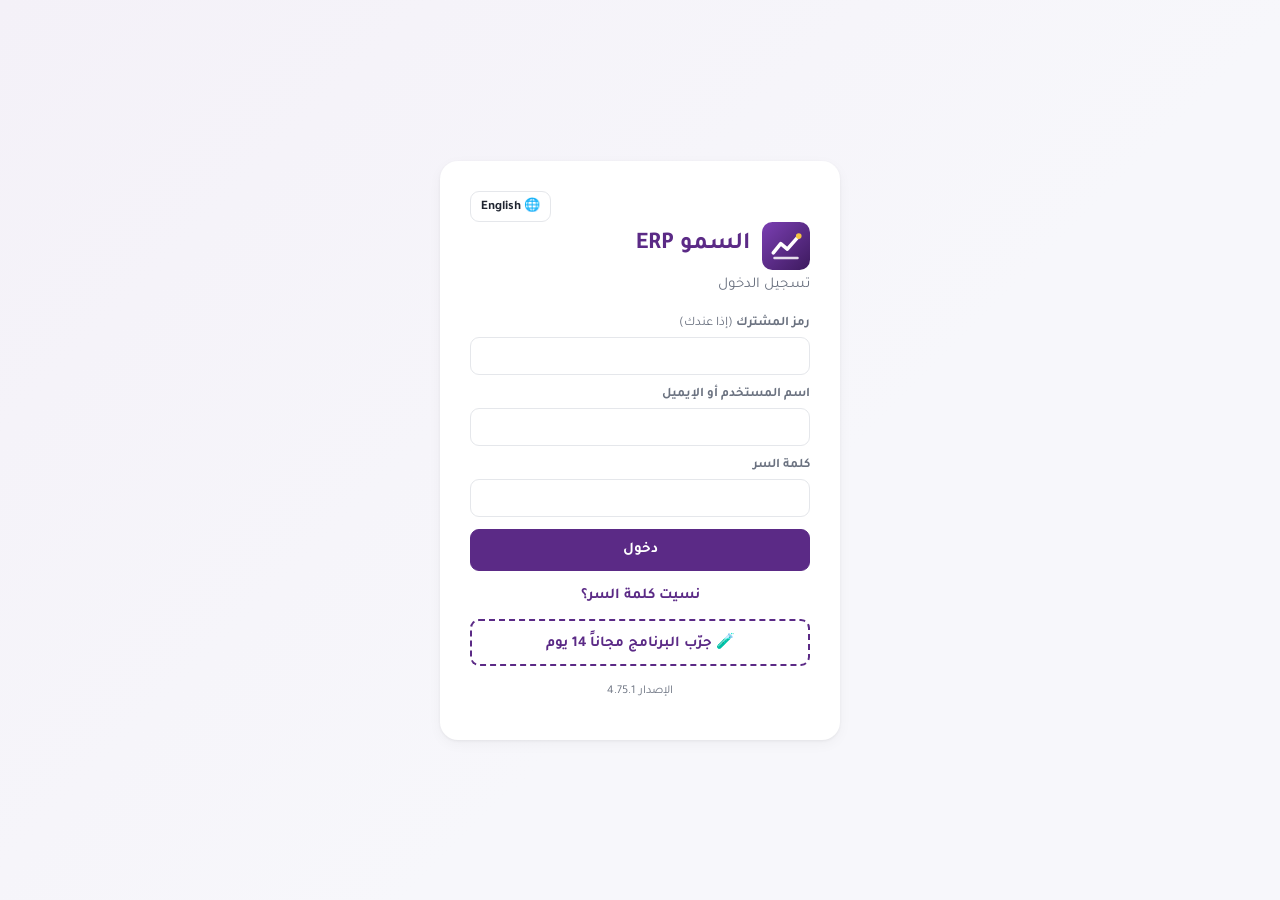
<file: docs/index.html>
<!DOCTYPE html>
<html lang="ar" dir="rtl">
<head>
  <meta charset="UTF-8">
  <meta name="viewport" content="width=device-width, initial-scale=1, viewport-fit=cover">
  <title>السمو ERP</title>
  <meta name="theme-color" content="#5b2a86">
  <script>try{var t=localStorage.getItem("sumou.theme");if(t&&t!=="purple")document.documentElement.dataset.theme=t}catch(e){}</script>
  <meta name="apple-mobile-web-app-capable" content="yes">
  <meta name="mobile-web-app-capable" content="yes">
  <meta name="apple-mobile-web-app-title" content="السمو ERP">
  <meta name="apple-mobile-web-app-status-bar-style" content="default">
  <link rel="manifest" href="manifest.webmanifest">
  <link rel="icon" href="icons/icon.svg" type="image/svg+xml">
  <link rel="apple-touch-icon" href="icons/icon-180.png">
  <link rel="preconnect" href="https://fonts.googleapis.com">
  <link rel="preconnect" href="https://fonts.gstatic.com" crossorigin>
  <link href="https://fonts.googleapis.com/css2?family=Tajawal:wght@400;500;700;800&display=swap" rel="stylesheet">
  <link rel="stylesheet" href="styles.css">
</head>
<body>
  <div id="app"><div class="boot">جاري التحميل…</div></div>
  <div id="modal-root"></div>
  <div id="toast-root"></div>
  <script type="module" src="app.js"></script>
</body>
</html>
</file>
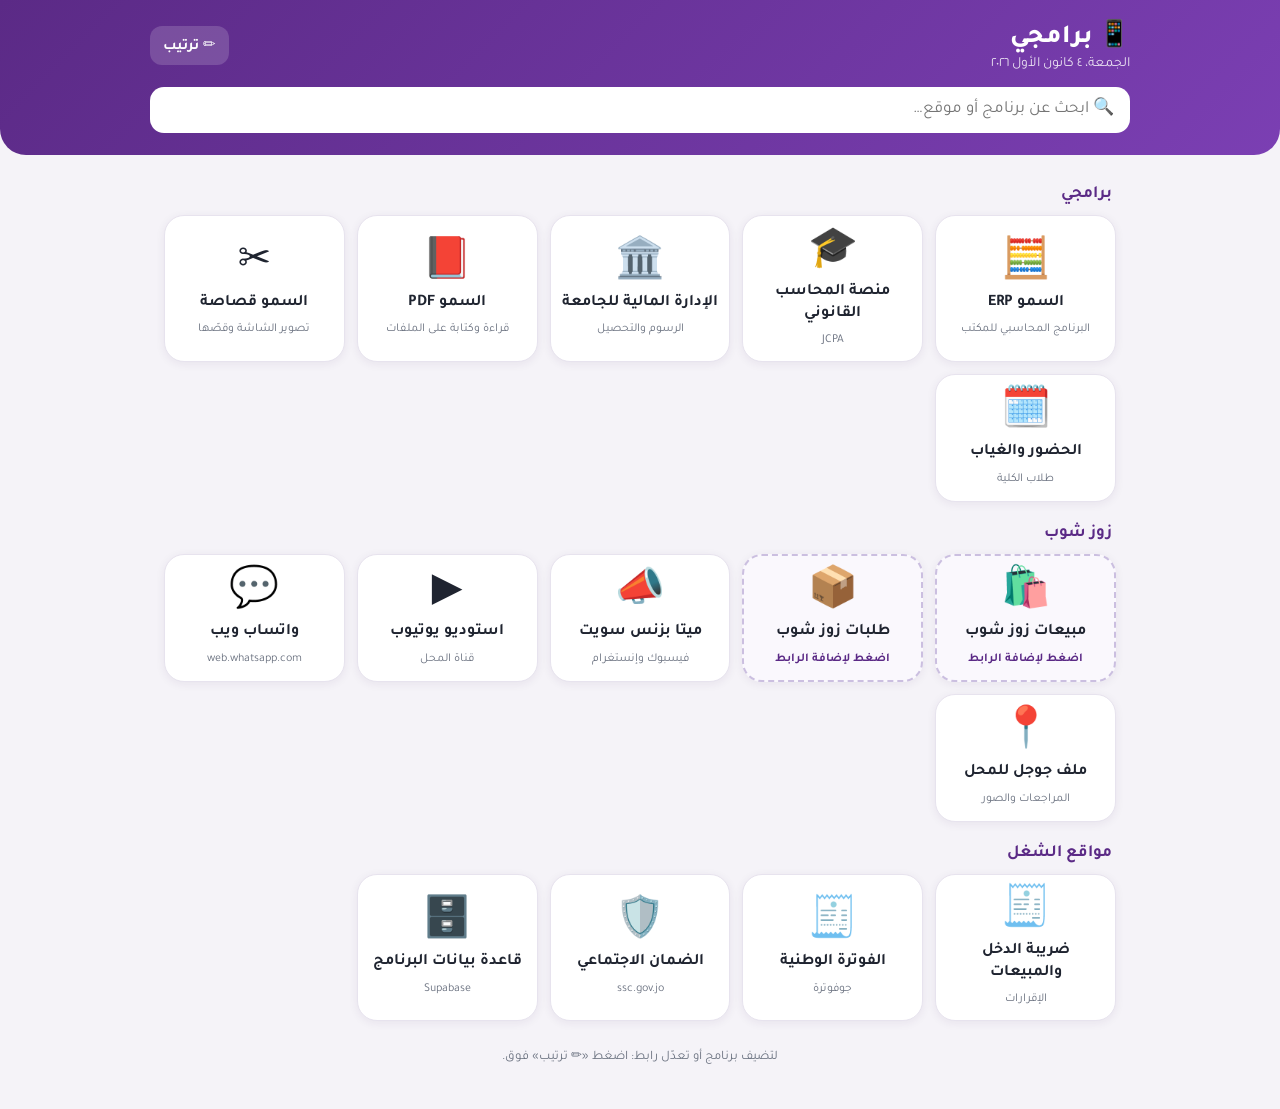
<file: docs/apps/index.html>
<!DOCTYPE html>
<html lang="ar" dir="rtl">
<head>
<meta charset="utf-8">
<meta name="viewport" content="width=device-width, initial-scale=1, viewport-fit=cover">
<title>برامجي</title>
<meta name="theme-color" content="#5b2a86">
<meta name="apple-mobile-web-app-capable" content="yes">
<meta name="mobile-web-app-capable" content="yes">
<meta name="apple-mobile-web-app-title" content="برامجي">
<meta name="apple-mobile-web-app-status-bar-style" content="black-translucent">
<link rel="manifest" href="manifest.webmanifest">
<link rel="apple-touch-icon" href="icon-180.png">
<link rel="icon" href="icon-192.png">
<link rel="preconnect" href="https://fonts.googleapis.com">
<link href="https://fonts.googleapis.com/css2?family=Tajawal:wght@400;500;700;800&display=swap" rel="stylesheet">
<style>
  :root { --brand:#5b2a86; --brand2:#7b3fb3; --gold:#f4c542; --bg:#f5f3f8; --card:#fff; --text:#1f2430; --muted:#6b7280; --line:#e7e3ee; }
  * { box-sizing: border-box; -webkit-tap-highlight-color: transparent; }
  html, body { margin: 0; background: var(--bg); color: var(--text); font-family: 'Tajawal', system-ui, sans-serif; }
  header { background: linear-gradient(135deg, var(--brand), var(--brand2)); color: #fff; padding: calc(18px + env(safe-area-inset-top)) 18px 22px; border-radius: 0 0 26px 26px; }
  .top { display: flex; align-items: center; gap: 10px; max-width: 980px; margin: 0 auto; }
  h1 { margin: 0; font-size: 26px; font-weight: 800; }
  .date { opacity: .85; font-size: 14px; margin-top: 2px; }
  .sp { flex: 1; }
  .hbtn { background: rgba(255,255,255,.16); color: #fff; border: 0; border-radius: 12px; padding: 9px 13px; font: inherit; font-weight: 700; font-size: 15px; cursor: pointer; }
  .hbtn.on { background: var(--gold); color: #3b2200; }
  .search { max-width: 980px; margin: 14px auto 0; }
  .search input { width: 100%; border: 0; border-radius: 14px; padding: 13px 16px; font: inherit; font-size: 17px; outline: none; }
  main { max-width: 980px; margin: 0 auto; padding: 8px 14px calc(30px + env(safe-area-inset-bottom)); }
  h2 { font-size: 17px; margin: 22px 4px 10px; color: var(--brand); display: flex; align-items: center; gap: 8px; }
  h2 .gx { margin-inline-start: auto; font-size: 13px; color: var(--muted); font-weight: 500; }
  .grid { display: grid; grid-template-columns: repeat(auto-fill, minmax(150px, 1fr)); gap: 12px; }
  @media (max-width: 420px) { .grid { grid-template-columns: repeat(2, 1fr); } }
  .tile { position: relative; display: flex; flex-direction: column; align-items: center; justify-content: center; gap: 8px; text-align: center;
          background: var(--card); border-radius: 20px; padding: 18px 10px 14px; min-height: 128px; text-decoration: none; color: var(--text);
          box-shadow: 0 2px 10px rgba(60,30,90,.07); border: 1px solid var(--line); transition: transform .08s; cursor: pointer; user-select: none; }
  .tile:active { transform: scale(.96); }
  .tile .ic { font-size: 40px; line-height: 1; }
  .tile .nm { font-weight: 700; font-size: 16px; line-height: 1.35; }
  .tile .ds { font-size: 12px; color: var(--muted); }
  .tile.empty { border: 2px dashed #cbbfe0; background: #faf8fd; }
  .tile.empty .ds { color: var(--brand); font-weight: 700; }
  .tile.add { border: 2px dashed #cbbfe0; background: transparent; color: var(--brand); box-shadow: none; }
  .edit .tile:not(.add) { animation: wob .35s ease-in-out infinite alternate; }
  @keyframes wob { from { transform: rotate(-1deg); } to { transform: rotate(1deg); } }
  .tools { position: absolute; top: 6px; inset-inline: 6px; display: none; justify-content: space-between; }
  .edit .tools { display: flex; }
  .tools button { width: 30px; height: 30px; border-radius: 50%; border: 0; background: #efe9f7; color: var(--brand); font-size: 15px; cursor: pointer; }
  .empty-msg { text-align: center; color: var(--muted); padding: 30px 0; }
  .note { font-size: 13px; color: var(--muted); text-align: center; margin-top: 26px; }
  .note a { color: var(--brand); cursor: pointer; text-decoration: underline; }
  /* نافذة */
  .ov { position: fixed; inset: 0; background: rgba(20,10,30,.45); display: none; align-items: flex-end; justify-content: center; z-index: 10; }
  .ov.show { display: flex; }
  .sheet { background: #fff; width: 100%; max-width: 520px; border-radius: 22px 22px 0 0; padding: 18px 18px calc(18px + env(safe-area-inset-bottom)); }
  @media (min-width: 640px) { .ov { align-items: center; } .sheet { border-radius: 22px; } }
  .sheet h3 { margin: 0 0 12px; }
  .f { display: flex; flex-direction: column; gap: 5px; margin-bottom: 11px; }
  .f label { font-size: 14px; color: var(--muted); font-weight: 700; }
  .f input, .f select, .f textarea { border: 1px solid var(--line); border-radius: 12px; padding: 11px 12px; font: inherit; font-size: 16px; background: #fff; }
  .row { display: flex; gap: 10px; }
  .row .f { flex: 1; min-width: 0; }
  .f select, .f input { width: 100%; }
  .emojis { display: flex; flex-wrap: wrap; gap: 6px; }
  .emojis button { font-size: 22px; background: #f6f3fa; border: 1px solid transparent; border-radius: 10px; width: 40px; height: 40px; cursor: pointer; }
  .emojis button.sel { border-color: var(--brand); background: #ece2f7; }
  .acts { display: flex; gap: 8px; margin-top: 6px; }
  .btn { border: 0; border-radius: 12px; padding: 12px 16px; font: inherit; font-weight: 700; font-size: 16px; cursor: pointer; background: #efe9f7; color: var(--brand); }
  .btn.pri { background: var(--brand); color: #fff; flex: 1; }
  .btn.del { background: #fdecec; color: #b42318; }
  .toast { position: fixed; bottom: calc(24px + env(safe-area-inset-bottom)); left: 50%; transform: translateX(-50%); background: #1f2430; color: #fff; padding: 10px 18px; border-radius: 12px; font-size: 15px; display: none; z-index: 20; }
</style>
</head>
<body>
<header>
  <div class="top">
    <div><h1>📱 برامجي</h1><div class="date" id="date"></div></div>
    <div class="sp"></div>
    <button class="hbtn" id="editBtn">✏️ ترتيب</button>
  </div>
  <div class="search"><input id="q" type="search" placeholder="🔍 ابحث عن برنامج أو موقع…" autocomplete="off"></div>
</header>
<main id="main"></main>

<div class="ov" id="ov"><div class="sheet">
  <h3 id="sh-title">برنامج</h3>
  <div class="f"><label>الاسم</label><input id="e-name" placeholder="مثلاً: مبيعات زوز شوب"></div>
  <div class="f"><label>الرابط</label><input id="e-url" dir="ltr" inputmode="url" autocapitalize="none" placeholder="https://…"></div>
  <div class="row">
    <div class="f"><label>وصف قصير (اختياري)</label><input id="e-desc"></div>
    <div class="f"><label>المجموعة</label><select id="e-group"></select></div>
  </div>
  <div class="f"><label>الرمز</label><div class="emojis" id="e-emojis"></div></div>
  <div class="acts">
    <button class="btn pri" id="e-save">💾 حفظ</button>
    <button class="btn del" id="e-del">حذف</button>
    <button class="btn" id="e-cancel">إلغاء</button>
  </div>
</div></div>
<div class="toast" id="toast"></div>

<script>
// القائمة الافتراضية — بتتحدّث لحالها على كل الأجهزة لحد ما تعدّل عليها
const DEFAULTS = {
  version: 1,
  groups: ['برامجي', 'زوز شوب', 'مواقع الشغل'],
  apps: [
    { id: 'erp',  g: 'برامجي', ic: '🧮', name: 'السمو ERP', desc: 'البرنامج المحاسبي للمكتب', url: 'https://yousefelayyan.github.io/sumou-erp/' },
    { id: 'jcpa', g: 'برامجي', ic: '🎓', name: 'منصة المحاسب القانوني', desc: 'JCPA', url: 'https://alsumou-jcpa.pages.dev' },
    { id: 'fms',  g: 'برامجي', ic: '🏛️', name: 'الإدارة المالية للجامعة', desc: 'الرسوم والتحصيل', url: 'https://university-fms.vercel.app' },
    { id: 'pdf',  g: 'برامجي', ic: '📕', name: 'السمو PDF', desc: 'قراءة وكتابة على الملفات', url: 'https://yousefelayyan.github.io/sumou-erp/pdf/' },
    { id: 'snip', g: 'برامجي', ic: '✂️', name: 'السمو قصاصة', desc: 'تصوير الشاشة وقصّها', url: 'https://yousefelayyan.github.io/sumou-erp/snip/' },
    { id: 'att',  g: 'برامجي', ic: '🗓️', name: 'الحضور والغياب', desc: 'طلاب الكلية', url: 'https://yousefelayyan.github.io/attendance/' },
    { id: 'zs',   g: 'زوز شوب', ic: '🛍️', name: 'مبيعات زوز شوب', desc: '', url: '' },
    { id: 'zo',   g: 'زوز شوب', ic: '📦', name: 'طلبات زوز شوب', desc: '', url: '' },
    { id: 'meta', g: 'زوز شوب', ic: '📣', name: 'ميتا بزنس سويت', desc: 'فيسبوك وإنستغرام', url: 'https://business.facebook.com' },
    { id: 'yt',   g: 'زوز شوب', ic: '▶️', name: 'استوديو يوتيوب', desc: 'قناة المحل', url: 'https://studio.youtube.com' },
    { id: 'wa',   g: 'زوز شوب', ic: '💬', name: 'واتساب ويب', desc: '', url: 'https://web.whatsapp.com' },
    { id: 'gb',   g: 'زوز شوب', ic: '📍', name: 'ملف جوجل للمحل', desc: 'المراجعات والصور', url: 'https://business.google.com' },
    { id: 'istd', g: 'مواقع الشغل', ic: '🧾', name: 'ضريبة الدخل والمبيعات', desc: 'الإقرارات', url: 'https://www.istd.gov.jo' },
    { id: 'jof',  g: 'مواقع الشغل', ic: '🧾', name: 'الفوترة الوطنية', desc: 'جوفوترة', url: 'https://portal.jofotara.gov.jo/ar/login' },
    { id: 'ssc',  g: 'مواقع الشغل', ic: '🛡️', name: 'الضمان الاجتماعي', desc: '', url: 'https://www.ssc.gov.jo' },
    { id: 'db',   g: 'مواقع الشغل', ic: '🗄️', name: 'قاعدة بيانات البرنامج', desc: 'Supabase', url: 'https://supabase.com/dashboard/project/zobmukdrkmzzkpcykguc' },
  ],
};
const EMOJIS = ['🧮','🎓','🏛️','🗓️','🛍️','📦','📣','▶️','💬','📍','🧾','🛡️','🗄️','📊','💼','🏦','📚','📝','📁','🛒','🧸','📸','📧','📅','⚙️','🔗','🌐','💳','🏢','👥'];
const KEY = 'my-apps.v1';
// إذا المستخدم عدّل القائمة قبل ما ننضاف برامج جديدة، بنضيفها له
const addNew = (d) => { for (const a of DEFAULTS.apps) if (!d.apps.some(x => x.id === a.id) && !(d.removed || []).includes(a.id)) d.apps.push({ ...a }); return d; };
const $ = (s) => document.querySelector(s);
const esc = (s) => String(s ?? '').replace(/[&<>"']/g, c => ({ '&': '&amp;', '<': '&lt;', '>': '&gt;', '"': '&quot;', "'": '&#39;' }[c]));
let data = load(), editing = false, cur = null, pickedIc = '🔗';

function load() {
  try { const s = JSON.parse(localStorage.getItem(KEY) || 'null'); if (s && Array.isArray(s.apps)) return addNew(s); } catch (e) {}
  return JSON.parse(JSON.stringify(DEFAULTS));
}
function save() { try { localStorage.setItem(KEY, JSON.stringify(data)); } catch (e) {} }
function toast(t) { const el = $('#toast'); el.textContent = t; el.style.display = 'block'; clearTimeout(toast.t); toast.t = setTimeout(() => el.style.display = 'none', 2200); }
const host = (u) => { try { return new URL(u).hostname.replace(/^www\./, ''); } catch (e) { return ''; } };

function render() {
  const q = $('#q').value.trim().toLowerCase();
  const m = $('#main'); m.className = editing ? 'edit' : '';
  let html = '';
  for (const g of data.groups) {
    const list = data.apps.filter(a => a.g === g && (!q || (a.name + ' ' + a.desc + ' ' + a.url).toLowerCase().includes(q)));
    if (!list.length && (q || !editing)) continue;
    html += `<h2>${esc(g)} ${editing ? `<span class="gx">رتّب بالأسهم</span>` : ''}</h2><div class="grid">`;
    html += list.map(a => {
      const empty = !a.url;
      const inner = `<div class="tools"><button data-mv="${a.id}" data-d="-1" title="لقدّام">→</button><button data-mv="${a.id}" data-d="1" title="لورا">←</button></div>
        <div class="ic">${esc(a.ic || '🔗')}</div><div class="nm">${esc(a.name)}</div>
        <div class="ds">${empty ? 'اضغط لإضافة الرابط' : esc(a.desc || host(a.url))}</div>`;
      return (empty || editing)
        ? `<div class="tile ${empty ? 'empty' : ''}" data-ed="${a.id}">${inner}</div>`
        : `<a class="tile" href="${esc(a.url)}">${inner}</a>`;
    }).join('');
    if (editing && !q) html += `<div class="tile add" data-add="${esc(g)}"><div class="ic">➕</div><div class="nm">إضافة هون</div></div>`;
    html += `</div>`;
  }
  if (!html) html = `<div class="empty-msg">ما في نتائج</div>`;
  html += `<p class="note">${editing ? 'اضغط على أي برنامج لتعدّله أو تحذفه، وبالأسهم بترتّبهم. · <a id="reset">رجّع القائمة الأصلية</a>' : 'لتضيف برنامج أو تعدّل رابط: اضغط «✏️ ترتيب» فوق.'}</p>`;
  m.innerHTML = html;
}

function openEditor(a, group) {
  cur = a;
  $('#sh-title').textContent = a ? 'تعديل' : 'برنامج جديد';
  $('#e-name').value = a?.name || ''; $('#e-url').value = a?.url || ''; $('#e-desc').value = a?.desc || '';
  $('#e-group').innerHTML = data.groups.map(g => `<option ${g === (a?.g || group) ? 'selected' : ''}>${esc(g)}</option>`).join('');
  pickedIc = a?.ic || '🔗';
  $('#e-emojis').innerHTML = EMOJIS.map(e => `<button type="button" class="${e === pickedIc ? 'sel' : ''}">${e}</button>`).join('');
  $('#e-del').style.display = a ? '' : 'none';
  $('#ov').classList.add('show');
  setTimeout(() => (a && !a.url ? $('#e-url') : $('#e-name')).focus(), 50);
}
const closeEditor = () => $('#ov').classList.remove('show');

$('#e-emojis').onclick = (e) => { const b = e.target.closest('button'); if (!b) return; pickedIc = b.textContent;
  [...$('#e-emojis').children].forEach(x => x.classList.toggle('sel', x === b)); };
$('#e-save').onclick = () => {
  const name = $('#e-name').value.trim(); let url = $('#e-url').value.trim();
  if (!name) return toast('اكتب اسم البرنامج');
  if (url && !/^https?:\/\//i.test(url)) url = 'https://' + url;
  const v = { name, url, desc: $('#e-desc').value.trim(), g: $('#e-group').value, ic: pickedIc };
  if (cur) Object.assign(cur, v); else data.apps.push({ id: 'a' + Date.now(), ...v });
  save(); closeEditor(); render(); toast('انحفظ ✓');
};
$('#e-del').onclick = () => { if (!cur) return; data.removed = [...(data.removed || []), cur.id]; data.apps = data.apps.filter(x => x !== cur); save(); closeEditor(); render(); toast('انحذف'); };
$('#e-cancel').onclick = closeEditor;
$('#ov').onclick = (e) => { if (e.target.id === 'ov') closeEditor(); };

$('#main').onclick = (e) => {
  const mv = e.target.closest('[data-mv]');
  if (mv) { e.preventDefault(); e.stopPropagation();
    const i = data.apps.findIndex(a => a.id === mv.dataset.mv), a = data.apps[i], d = +mv.dataset.d;
    let j = i + d; while (j >= 0 && j < data.apps.length && data.apps[j].g !== a.g) j += d;
    if (j >= 0 && j < data.apps.length) { [data.apps[i], data.apps[j]] = [data.apps[j], data.apps[i]]; save(); render(); }
    return; }
  const ed = e.target.closest('[data-ed]'); if (ed) return openEditor(data.apps.find(a => a.id === ed.dataset.ed));
  const ad = e.target.closest('[data-add]'); if (ad) return openEditor(null, ad.dataset.add);
  if (e.target.id === 'reset') { if (confirm('ترجع القائمة الأصلية؟ تعديلاتك بتنمسح.')) { try { localStorage.removeItem(KEY); } catch (x) {} data = load(); render(); } }
};
$('#editBtn').onclick = () => { editing = !editing; $('#editBtn').classList.toggle('on', editing); $('#editBtn').textContent = editing ? '✅ خلصت' : '✏️ ترتيب'; render(); };
$('#q').oninput = render;
$('#date').textContent = new Date().toLocaleDateString('ar-JO', { weekday: 'long', day: 'numeric', month: 'long', year: 'numeric' });
render();
</script>
</body>
</html>
</file>
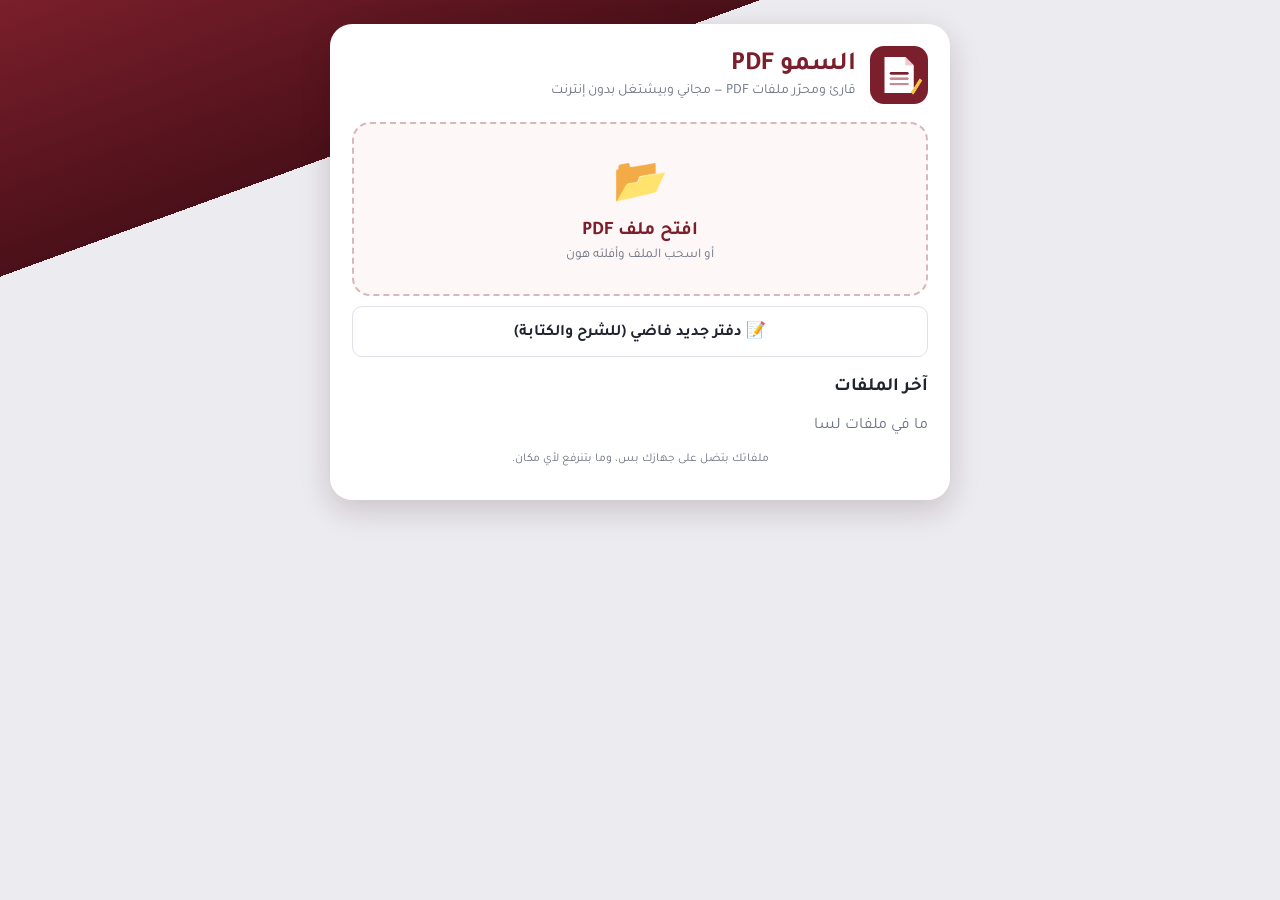
<file: docs/pdf/index.html>
<!DOCTYPE html>
<html lang="ar" dir="rtl">
<head>
<meta charset="utf-8">
<meta name="viewport" content="width=device-width, initial-scale=1, viewport-fit=cover, user-scalable=no">
<title>السمو PDF</title>
<meta name="theme-color" content="#7a1f2b">
<meta name="apple-mobile-web-app-capable" content="yes">
<meta name="mobile-web-app-capable" content="yes">
<meta name="apple-mobile-web-app-title" content="السمو PDF">
<meta name="apple-mobile-web-app-status-bar-style" content="black-translucent">
<link rel="manifest" href="manifest.webmanifest">
<link rel="apple-touch-icon" href="icon-180.png">
<link rel="icon" href="icon-192.png">
<link rel="preconnect" href="https://fonts.googleapis.com">
<link href="https://fonts.googleapis.com/css2?family=Tajawal:wght@400;500;700;800&display=swap" rel="stylesheet">
<link rel="stylesheet" href="app.css">
</head>
<body>
<!-- الشاشة الأولى -->
<section id="home">
  <div class="home-card">
    <div class="logo"><img src="icon-192.png" alt=""><div><h1>السمو PDF</h1><p>قارئ ومحرّر ملفات PDF — مجاني وبيشتغل بدون إنترنت</p></div></div>
    <label class="big-open" id="drop">
      <input type="file" id="open-file" accept="application/pdf,.pdf" hidden>
      <span class="ic">📂</span><b>افتح ملف PDF</b><small>أو اسحب الملف وأفلته هون</small>
    </label>
    <button class="btn wide" id="new-blank">📝 دفتر جديد فاضي (للشرح والكتابة)</button>
    <h3>آخر الملفات</h3>
    <div id="recent"><p class="muted">ما في ملفات لسا</p></div>
    <p class="muted tiny">ملفاتك بتضل على جهازك بس، وما بتنرفع لأي مكان.</p>
  </div>
</section>

<!-- القارئ -->
<section id="viewer" hidden>
  <header id="bar">
    <div class="grp">
      <button class="ib" id="b-home" title="الملفات">🏠</button>
      <button class="ib" id="b-side" title="الصفحات المصغّرة">▦</button>
      <span id="doc-name" class="doc-name"></span>
    </div>
    <div class="grp tools" id="tools">
      <button class="ib tool" data-tool="hand" title="تحريك (ومسك النص)">✋</button>
      <button class="ib tool" data-tool="select" title="تحديد وتحريك الإضافات">⬚</button>
      <button class="ib tool" data-tool="pen" title="قلم">✏️</button>
      <button class="ib tool" data-tool="hl" title="قلم تظليل">🖍️</button>
      <button class="ib tool" data-tool="eraser" title="ممحاة">🧽</button>
      <button class="ib tool" data-tool="shape" title="أشكال" id="b-shape">⬭</button>
      <button class="ib tool" data-tool="text" title="نص">T</button>
      <button class="ib tool" data-tool="sign" title="توقيع">✍️</button>
      <button class="ib" id="b-image" title="صورة">🖼️</button>
      <span class="sep"></span>
      <input type="color" id="color" value="#d0021b" title="اللون">
      <select id="width" title="السماكة"><option value="1">رفيع</option><option value="2" selected>وسط</option><option value="4">عريض</option><option value="7">عريض جداً</option></select>
      <button class="ib" id="b-undo" title="تراجع">↶</button>
      <button class="ib" id="b-redo" title="إعادة">↷</button>
    </div>
    <div class="grp">
      <button class="ib" id="b-zout" title="تصغير">−</button>
      <button class="zoom" id="b-zoom" title="ملء العرض">100%</button>
      <button class="ib" id="b-zin" title="تكبير">+</button>
      <span class="pg"><input id="pg-in" inputmode="numeric"> / <span id="pg-n">0</span></span>
      <button class="ib" id="b-search" title="بحث">🔍</button>
      <button class="ib" id="b-present" title="عرض بشاشة كاملة">📽️</button>
      <button class="ib" id="b-more" title="المزيد">⋯</button>
      <button class="btn pri" id="b-save" title="حفظ ملف PDF">💾 حفظ</button>
    </div>
  </header>
  <div id="subbar" hidden></div>
  <div id="body">
    <aside id="side" hidden>
      <div class="side-head"><b>الصفحات</b><span class="muted" id="side-n"></span></div>
      <div id="thumbs"></div>
    </aside>
    <main id="pages"></main>
  </div>
  <div id="present-nav" hidden><button class="ib" id="pr-prev">›</button><span id="pr-n"></span><button class="ib" id="pr-next">‹</button><button class="ib" id="pr-exit">✕</button></div>
</section>

<div id="menu" class="pop" hidden></div>
<div id="modal-root"></div>
<div id="toast"></div>
<input type="file" id="img-file" accept="image/*" hidden>
<input type="file" id="merge-file" accept="application/pdf,.pdf" hidden multiple>
<script type="module" src="app.js"></script>
</body>
</html>
</file>
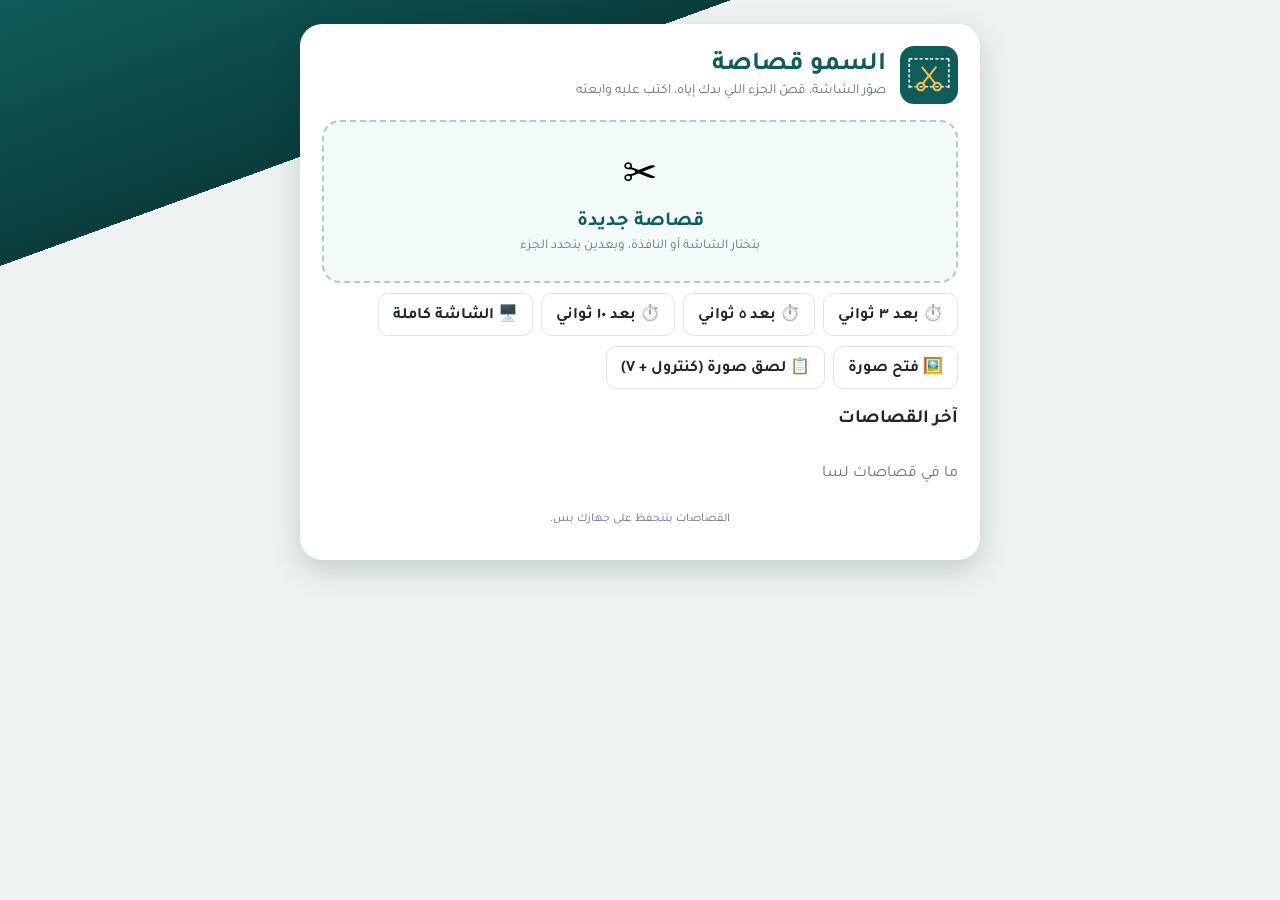
<file: docs/snip/index.html>
<!DOCTYPE html>
<html lang="ar" dir="rtl">
<head>
<meta charset="utf-8">
<meta name="viewport" content="width=device-width, initial-scale=1, viewport-fit=cover">
<title>السمو قصاصة</title>
<meta name="theme-color" content="#0f5c5a">
<meta name="apple-mobile-web-app-capable" content="yes">
<meta name="mobile-web-app-capable" content="yes">
<meta name="apple-mobile-web-app-title" content="السمو قصاصة">
<link rel="manifest" href="manifest.webmanifest">
<link rel="apple-touch-icon" href="icon-180.png">
<link rel="icon" href="icon-192.png">
<link href="https://fonts.googleapis.com/css2?family=Tajawal:wght@400;500;700;800&display=swap" rel="stylesheet">
<link rel="stylesheet" href="app.css">
</head>
<body>
<!-- الشاشة الأولى -->
<section id="home">
  <div class="card">
    <div class="logo"><img src="icon-192.png" alt=""><div><h1>السمو قصاصة</h1><p>صوّر الشاشة، قصّ الجزء اللي بدك إياه، اكتب عليه وابعته</p></div></div>
    <div class="big" id="cap-box">
      <button class="cap" id="b-cap"><span>✂️</span><b>قصاصة جديدة</b><small>بتختار الشاشة أو النافذة، وبعدين بتحدد الجزء</small></button>
      <div class="row">
        <button class="btn" data-delay="3">⏱️ بعد ٣ ثواني</button><button class="btn" data-delay="5">⏱️ بعد ٥ ثواني</button><button class="btn" data-delay="10">⏱️ بعد ١٠ ثواني</button>
        <button class="btn" id="b-full">🖥️ الشاشة كاملة</button>
      </div>
    </div>
    <div class="notice" id="no-cap" hidden>تصوير الشاشة من المتصفح مش متاح على هالجهاز (الآيفون والآيباد). صوّر بأزرار الجهاز، وبعدين افتح الصورة هون عشان تقصّها وتكتب عليها.</div>
    <div class="row">
      <label class="btn">🖼️ فتح صورة<input type="file" id="open-img" accept="image/*" hidden></label>
      <button class="btn" id="b-paste">📋 لصق صورة (كنترول + V)</button>
    </div>
    <h3>آخر القصاصات <button class="link" id="clear-all" hidden>مسح الكل</button></h3>
    <div id="gallery"><p class="muted">ما في قصاصات لسا</p></div>
    <p class="muted tiny">القصاصات بتنحفظ على جهازك بس.</p>
  </div>
</section>

<!-- تحديد الجزء -->
<section id="crop" hidden>
  <canvas id="crop-cv"></canvas>
  <div id="crop-sel" hidden><span id="crop-size"></span></div>
  <div class="crop-hint" id="crop-hint">اسحب لتحديد الجزء · <b>Enter</b> = الشاشة كاملة · <b>Esc</b> = إلغاء</div>
</section>

<!-- المحرر -->
<section id="editor" hidden>
  <header id="bar">
    <div class="grp">
      <button class="ib" id="b-home" title="الرئيسية">🏠</button>
      <button class="ib" id="b-new" title="قصاصة جديدة">✂️</button>
    </div>
    <div class="grp tools" id="tools">
      <button class="ib tool" data-tool="move" title="تحديد وتحريك">⬚</button>
      <button class="ib tool" data-tool="pen" title="قلم">✏️</button>
      <button class="ib tool" data-tool="hl" title="تظليل">🖍️</button>
      <button class="ib tool" data-tool="arrow" title="سهم">↗</button>
      <button class="ib tool" data-tool="rect" title="مربع">▭</button>
      <button class="ib tool" data-tool="ellipse" title="دائرة">◯</button>
      <button class="ib tool" data-tool="line" title="خط">╱</button>
      <button class="ib tool" data-tool="text" title="نص">T</button>
      <button class="ib tool" data-tool="num" title="ترقيم ①②③">①</button>
      <button class="ib tool" data-tool="blur" title="تغبيش (لإخفاء معلومات)">▦</button>
      <button class="ib tool" data-tool="crop" title="قص">⛶</button>
      <span class="sep"></span>
      <input type="color" id="color" value="#e11d48" title="اللون">
      <select id="width" title="السماكة"><option value="2">رفيع</option><option value="4" selected>وسط</option><option value="7">عريض</option><option value="12">عريض جداً</option></select>
      <button class="ib" id="b-undo" title="تراجع">↶</button>
      <button class="ib" id="b-redo" title="إعادة">↷</button>
    </div>
    <div class="grp">
      <button class="btn pri" id="b-copy" title="نسخ">📋 نسخ</button>
      <button class="btn" id="b-save" title="حفظ صورة">💾 حفظ</button>
      <button class="ib" id="b-more" title="المزيد">⋯</button>
    </div>
  </header>
  <div id="stage"><div id="wrap"><canvas id="cv"></canvas></div></div>
  <div id="status"></div>
</section>

<div id="menu" class="pop" hidden></div>
<div id="toast"></div>
<div id="countdown" hidden></div>
<script type="module" src="app.js"></script>
</body>
</html>
</file>
<file: docs/styles.css>
:root{
  --brand:#5b2a86; --brand-2:#7b3fb3; --brand-soft:#f1e9f8;
  --side:#2a1540; --side-text:#e9ddf5; --ink2:#4a3a60; --tint:#e3d9f0; --tint-2:#f4f1f8;
  --bg:#f5f6f8; --card:#fff; --text:#1f2430; --muted:#6b7280; --line:#e5e7eb;
  --ok:#15803d; --ok-soft:#dcfce7; --warn:#b45309; --warn-soft:#fef3c7; --bad:#b91c1c; --bad-soft:#fee2e2;
  --radius:12px; --shadow:0 1px 3px rgba(0,0,0,.06),0 4px 14px rgba(0,0,0,.04);
}
*{box-sizing:border-box}
html,body{margin:0;height:100%}
body{font-family:'Tajawal',system-ui,sans-serif;background:var(--bg);color:var(--text);font-size:15px;-webkit-font-smoothing:antialiased}
button,input,select,textarea{font-family:inherit;font-size:inherit}
a{color:var(--brand)}
.boot{display:grid;place-items:center;height:100vh;color:var(--muted)}

/* ---------- Auth ---------- */
.auth-wrap{min-height:100vh;display:grid;place-items:center;padding:20px;
  background:linear-gradient(135deg,var(--tint-2) 0%,#f7f7fb 60%)}
.auth-card{width:100%;max-width:400px;background:#fff;border-radius:18px;box-shadow:var(--shadow);padding:30px}
.auth-logo{display:flex;align-items:center;gap:12px;margin-bottom:6px}
.auth-logo img{width:48px;height:48px}
.auth-logo h1{margin:0;font-size:24px;color:var(--brand)}
.auth-sub{color:var(--muted);margin:0 0 22px}
.auth-switch{margin-top:16px;text-align:center;color:var(--muted)}
.auth-switch a{cursor:pointer;font-weight:700}

/* ---------- Layout ---------- */
.layout{display:grid;grid-template-columns:260px 1fr;min-height:100vh}
.sidebar{background:var(--side);color:var(--side-text);display:flex;flex-direction:column;position:sticky;top:0;height:100vh;overflow:hidden}
.side-brand{display:flex;align-items:center;gap:10px;padding:18px 18px 14px;border-bottom:1px solid rgba(255,255,255,.08)}
.side-brand img{width:34px;height:34px}
.side-brand b{font-size:18px;color:#fff}
.nav{padding:10px 8px 20px;flex:1;overflow:auto}
.nav-group{margin-top:4px}
.nav-title{display:flex;align-items:center;gap:10px;width:100%;background:none;border:0;font:inherit;font-size:14.5px;font-weight:600;color:#d9c6ee;padding:10px 12px;border-radius:9px;cursor:pointer;text-align:start}
.nav-title:hover{background:rgba(255,255,255,.07);color:#fff}
.nav-title .chev{margin-inline-start:auto;font-size:18px;line-height:1;transition:transform .2s;transform:rotate(180deg);opacity:.7}
.nav-group.open>.nav-title{color:#fff}
.nav-group.open>.nav-title .chev{transform:rotate(90deg)}
.nav-items{display:none;padding:2px 0 6px;padding-inline-start:8px}
.nav-group.open>.nav-items{display:block}
.nav a,.nav .soon{display:flex;align-items:center;gap:10px;padding:9px 12px;border-radius:9px;color:var(--side-text);text-decoration:none;cursor:pointer}
.nav a:hover{background:rgba(255,255,255,.07)}
.nav a.active{background:var(--brand-2);color:#fff}
.nav .soon{opacity:.45;cursor:default}
.nav .soon small{margin-inline-start:auto;font-size:11px;background:rgba(255,255,255,.12);padding:1px 7px;border-radius:20px}
.ico{width:20px;text-align:center}
.main{display:flex;flex-direction:column;min-width:0}
.topbar{display:flex;align-items:center;gap:12px;padding:10px 20px;background:#fff;border-bottom:1px solid var(--line);position:sticky;top:0;z-index:5;flex-wrap:wrap}
.topbar .menu-btn{display:none}
.topbar .spacer{flex:1}
.pill-select{display:flex;align-items:center;gap:6px;background:var(--brand-soft);border-radius:10px;padding:4px 10px}
.pill-select label{font-size:12px;color:var(--muted)}
.pill-select select{border:0;background:transparent;font-weight:700;color:var(--brand);padding:4px;max-width:240px}
.user-chip{display:flex;align-items:center;gap:8px;color:var(--muted)}
.avatar{width:32px;height:32px;border-radius:50%;background:var(--brand);color:#fff;display:grid;place-items:center;font-weight:700}
.content{padding:22px;max-width:1200px;width:100%}
.page-head{display:flex;align-items:center;gap:12px;margin-bottom:16px;flex-wrap:wrap}
.page-head h2{margin:0;font-size:22px}
.page-head .spacer{flex:1}

/* ---------- Watermark ---------- */
.watermark{position:fixed;top:58px;bottom:0;left:0;right:260px;pointer-events:none;z-index:4;display:grid;place-items:center;overflow:hidden}
.wm-inner{transform:rotate(-24deg);text-align:center;color:var(--brand);opacity:.09;user-select:none;line-height:1.25;padding:0 40px}
.wm-name{font-size:clamp(34px,6vw,84px);font-weight:800}
.wm-year{font-size:clamp(24px,4vw,56px);font-weight:700;margin-top:10px}

/* ---------- Components ---------- */
.card{background:var(--card);border-radius:var(--radius);box-shadow:var(--shadow);padding:18px}
.grid{display:grid;gap:14px}
.grid.cols-2{grid-template-columns:repeat(2,minmax(0,1fr))}
.grid.cols-3{grid-template-columns:repeat(3,minmax(0,1fr))}
.grid.cols-4{grid-template-columns:repeat(4,minmax(0,1fr))}
.stat{display:flex;flex-direction:column;gap:4px}
.stat .k{color:var(--muted);font-size:13px}
.stat .v{font-size:24px;font-weight:800;color:var(--brand)}
.btn{display:inline-flex;align-items:center;gap:6px;border:1px solid var(--line);background:#fff;color:var(--text);padding:8px 14px;border-radius:9px;cursor:pointer;font-weight:600;white-space:nowrap}
.btn:hover{background:#fafafa}
.btn.primary{background:var(--brand);border-color:var(--brand);color:#fff}
.btn.primary:hover{background:var(--brand-2)}
.btn.danger{color:var(--bad);border-color:#f3c1c1}
.btn.sm{padding:5px 10px;font-size:13px}
.btn.block{width:100%;justify-content:center;padding:11px}
.btn:disabled{opacity:.55;cursor:not-allowed}
.field{display:flex;flex-direction:column;gap:5px;margin-bottom:12px}
.field label{font-size:13px;color:var(--muted);font-weight:600}
.field input,.field select,.field textarea{border:1px solid var(--line);border-radius:9px;padding:9px 11px;background:#fff;outline:none;width:100%}
.field input:focus,.field select:focus,.field textarea:focus{border-color:var(--brand-2);box-shadow:0 0 0 3px var(--brand-soft)}
.field textarea{min-height:90px;resize:vertical}
.field .hint{font-size:12px;color:var(--muted)}
.check{display:flex;align-items:center;gap:8px;margin:6px 0 12px;cursor:pointer}
.check input{width:18px;height:18px;accent-color:var(--brand)}
.tabs{display:flex;gap:4px;border-bottom:1px solid var(--line);margin:-4px 0 16px;overflow-x:auto}
.tab{padding:10px 14px;cursor:pointer;border-bottom:3px solid transparent;color:var(--muted);font-weight:600;white-space:nowrap}
.tab.active{color:var(--brand);border-color:var(--brand)}
.tab-panel{display:none}.tab-panel.active{display:block}
.table-wrap{overflow-x:auto}
table.t{width:100%;border-collapse:collapse}
.t th,.t td{padding:10px 12px;border-bottom:1px solid var(--line);text-align:right;vertical-align:middle}
.t th{font-size:13px;color:var(--muted);font-weight:700;background:#fafafa}
.t tr:hover td{background:var(--tint-2)}
.t td.actions{white-space:nowrap;text-align:left}
.badge{display:inline-block;white-space:nowrap;padding:2px 9px;border-radius:20px;font-size:12px;font-weight:700}
.badge.ok{background:var(--ok-soft);color:var(--ok)}
.badge.warn{background:var(--warn-soft);color:var(--warn)}
.badge.bad{background:var(--bad-soft);color:var(--bad)}
.badge.brand{background:var(--brand-soft);color:var(--brand)}
.empty{text-align:center;color:var(--muted);padding:30px}
.notice{padding:12px 14px;border-radius:10px;background:var(--warn-soft);color:#7c4a03;margin-bottom:14px}
.notice.info{background:var(--brand-soft);color:var(--brand)}
.search{border:1px solid var(--line);border-radius:9px;padding:8px 12px;min-width:220px}
.perm-table td,.perm-table th{text-align:center}
.perm-table td:first-child,.perm-table th:first-child{text-align:right}
.perm-table input{width:18px;height:18px;accent-color:var(--brand)}
.logo-preview{width:120px;height:120px;border:1px dashed var(--line);border-radius:12px;display:grid;place-items:center;overflow:hidden;background:#fafafa}
.logo-preview img{max-width:100%;max-height:100%}
.muted{color:var(--muted)}

/* ---------- Modal & Toast ---------- */
.modal-back{position:fixed;inset:0;background:rgba(20,10,30,.45);display:grid;place-items:center;z-index:50;padding:16px}
.modal{background:#fff;border-radius:16px;width:100%;max-width:760px;max-height:92vh;display:flex;flex-direction:column;box-shadow:0 20px 50px rgba(0,0,0,.25)}
.modal.sm{max-width:440px}
.modal.lg{max-width:1000px}
.unsaved-bar{display:flex;align-items:center;gap:8px;flex-wrap:wrap;padding:10px 14px;background:#fff4e0;color:#8a5300;border-bottom:1px solid #f0d59c;font-weight:600}
.unsaved-bar span{flex:1}
.sub-banner{margin:0 0 10px;padding:9px 14px;border-radius:10px;font-size:14px}
.sub-banner.warn{background:var(--warn-soft);color:var(--warn)}
.sub-banner.bad{background:var(--bad-soft);color:var(--bad)}
.modal-head{display:flex;align-items:center;padding:14px 18px;border-bottom:1px solid var(--line)}
.modal-head h3{margin:0;font-size:18px;flex:1}
.modal-body{padding:18px;overflow:auto}
.modal-foot{display:flex;gap:8px;justify-content:flex-start;padding:12px 18px;border-top:1px solid var(--line)}
.x{border:0;background:transparent;font-size:22px;cursor:pointer;color:var(--muted)}
#toast-root{position:fixed;bottom:18px;left:18px;display:flex;flex-direction:column;gap:8px;z-index:60}
.toast{background:#1f2430;color:#fff;padding:11px 16px;border-radius:10px;box-shadow:var(--shadow);max-width:360px}
.toast.err{background:var(--bad)}
.toast.ok{background:var(--ok)}

/* ---------- Responsive ---------- */
@media (max-width: 900px){
  .layout{grid-template-columns:1fr}
  .sidebar{position:fixed;inset:0 0 0 auto;width:270px;transform:translateX(100%);transition:.2s;z-index:40}
  .sidebar.open{transform:none;box-shadow:-10px 0 30px rgba(0,0,0,.3)}
  .topbar .menu-btn{display:inline-flex}
  .co-menu{display:inline-block}
  .grid.cols-2,.grid.cols-3,.grid.cols-4{grid-template-columns:1fr}
  .content{padding:14px}
  .user-chip span{display:none}
  .watermark{right:0;top:110px}
}
@media print{
  .sidebar,.topbar,.tabs-head,.no-print{display:none!important}
  .watermark{position:fixed;inset:0;right:0;top:0}
  .wm-inner{opacity:.08}
  .layout{display:block}.content{padding:0}.card{box-shadow:none}
  .page-head{justify-content:center;text-align:center}.page-head h2{margin-inline:auto}
}

/* ---------- المرحلة 2 و3: شجرة الحسابات والسندات والتقارير ---------- */
.tree tr.grp td{background:var(--tint-2)}
.tree tr.inactive td{opacity:.55}
.tog{display:inline-block;width:20px;cursor:pointer;color:var(--brand);font-size:14px;user-select:none}
.tog-sp{display:inline-block;width:20px}
.t tr.click{cursor:pointer}
.t.lines td{padding:5px 6px}
.cell{width:100%;border:1px solid transparent;border-radius:7px;padding:7px 8px;background:#fafafa;outline:none}
.cell:focus{border-color:var(--brand-2);background:#fff;box-shadow:0 0 0 3px var(--brand-soft)}
.cell:disabled{background:transparent;color:var(--text)}
.cell.bad{border-color:var(--bad);background:var(--bad-soft)}
.cell.n,.n{text-align:left;direction:ltr;font-variant-numeric:tabular-nums}
.filters{display:flex;gap:12px;flex-wrap:wrap;align-items:flex-end;padding:14px 16px}
.filters .field{margin:0}
.t.rep th{text-align:center}
.t.rep td.n{white-space:nowrap;text-align:center}
.t.rep tr.grp td{font-weight:700;background:var(--tint-2)}
.t.rep tr.tot td,.t.rep tfoot td{font-weight:800;background:#f1e9f8}
.t.statement tr.sec td{font-weight:800;color:var(--brand);font-size:16px;background:#fff;padding-top:16px;border-bottom:2px solid var(--brand-soft)}
.t.statement tr.net td{font-weight:800;font-size:16px}
.t.statement tr.net.pos td{background:var(--ok-soft);color:var(--ok)}
.t.statement tr.net.neg td{background:var(--bad-soft);color:var(--bad)}
.t.statement td:nth-child(2),.t.statement td:nth-child(3){width:170px}
.inv-totals{display:flex;flex-direction:column;gap:6px;margin:12px 0 0 auto;max-width:380px;margin-inline-start:auto;background:var(--tint-2);border-radius:10px;padding:12px 14px}
.inv-totals div{display:flex;justify-content:space-between;gap:10px}
.inv-totals .big{font-size:18px;color:var(--brand);border-top:1px solid var(--line);padding-top:6px}

/* قوائم جانبية قابلة للطي (مثل شاشة طريقة الترقيم) */
.kgrp-title{display:flex;align-items:center;width:100%;background:none;border:0;font:inherit;font-size:14px;font-weight:700;color:var(--ink,#2b2140);padding:9px 8px;border-radius:8px;cursor:pointer;text-align:start}
.kgrp-title:hover{background:rgba(0,0,0,.04)}
.kgrp-title .chev{margin-inline-start:auto;font-size:18px;line-height:1;transition:transform .2s;transform:rotate(180deg);opacity:.6}
.kgrp.open>.kgrp-title .chev{transform:rotate(90deg)}
.kgrp-items{display:none;padding:2px 4px 6px}
.kgrp.open>.kgrp-items{display:block}

/* شريط الترحيل أعلى السند */
.post-bar{display:flex;gap:10px;flex-wrap:wrap;margin:-4px 0 12px}
.post-item{display:flex;align-items:center;gap:8px;padding:6px 10px;border:1px solid var(--line,var(--tint));border-radius:10px;background:var(--tint-2);font-size:14px}
.post-item.done{background:#eefaf2;border-color:#bfe8cd}
.post-item .pi-ico{font-size:16px}

/* كبسات أسفل القائمة: الرئيسية، تبديل الشركة، تبديل المستخدم، مثيل جديد، خروج */
.side-tools{display:grid;grid-template-columns:repeat(6,1fr);gap:4px;padding:8px;border-top:1px solid rgba(255,255,255,.1);background:rgba(0,0,0,.15)}
.side-tools button{display:flex;flex-direction:column;align-items:center;gap:2px;background:none;border:0;color:var(--side-text);font:inherit;cursor:pointer;padding:6px 2px;border-radius:8px}
.side-tools button:hover{background:rgba(255,255,255,.1);color:#fff}
.side-tools button span{font-size:19px;line-height:1}
.side-tools button small{font-size:10.5px;line-height:1.2;text-align:center}

/* سجل التتبع أعلى السند */
.audit-bar{display:flex;flex-wrap:wrap;gap:6px 16px;align-items:center;font-size:12.5px;color:var(--muted,#6b6280);margin:-6px 0 10px;padding-bottom:8px;border-bottom:1px dashed var(--line,var(--tint))}
.audit-bar .btn{margin-inline-start:auto}
.audit-hist{flex-basis:100%;max-height:260px;overflow:auto}
.wm-user{font-size:clamp(16px,2.4vw,30px);font-weight:700;margin-top:8px}

/* تبويبات الشركات */
.tabs-head{position:sticky;top:0;z-index:6;background:#fff}
.co-tabs{display:flex;align-items:flex-end;gap:2px;padding:8px 14px 0;background:var(--tint);border-bottom:1px solid var(--line,var(--tint));overflow-x:auto;scrollbar-width:thin}
.co-menu{display:none;align-self:center;background:#fff;border:1px solid var(--line);border-radius:8px;font-size:18px;padding:3px 10px;margin:0 0 6px 6px;cursor:pointer}
.pg-tabs{display:flex;align-items:center;gap:4px;padding:6px 14px;background:#fff;border-bottom:1px solid var(--line,var(--tint));overflow-x:auto;scrollbar-width:thin}
.pg-tabs:empty{display:none}
.pg-tab{display:flex;align-items:center;gap:5px;max-width:220px;padding:5px 10px;border-radius:8px;background:var(--tint-2);color:var(--ink2);cursor:pointer;font-size:13px;white-space:nowrap;border:1px solid transparent}
.pg-tab:hover{background:var(--tint)}
.pg-tab.active{background:var(--brand-soft);color:var(--brand);font-weight:700;border-color:var(--tint)}
.pg-tab .pg-name{overflow:hidden;text-overflow:ellipsis}
.co-tab{display:flex;align-items:center;gap:6px;max-width:240px;padding:7px 12px;border-radius:10px 10px 0 0;background:var(--tint);color:var(--ink2);cursor:pointer;font-size:13.5px;white-space:nowrap;border:1px solid transparent;border-bottom:0}
.co-tab:hover{background:var(--tint)}
.co-tab.active{background:#fff;color:var(--side);font-weight:700;border-color:var(--line,var(--tint));margin-bottom:-1px}
.co-tab .co-name{overflow:hidden;text-overflow:ellipsis}
.co-tab .co-code{font-size:11px;opacity:.7}
.co-x{background:none;border:0;font-size:16px;line-height:1;cursor:pointer;color:inherit;opacity:.55;padding:0 2px;border-radius:4px}
.co-x:hover{opacity:1;background:rgba(0,0,0,.08)}
.co-add{background:none;border:0;font-size:18px;cursor:pointer;color:var(--brand);padding:4px 10px;border-radius:8px;margin-bottom:3px}
.co-add:hover{background:rgba(0,0,0,.06)}

/* مراكز التحكم */
tr.clickable{cursor:pointer}
tr.clickable:hover td{background:var(--tint-2)}
tr.clickable.open td{background:var(--tint-2);font-weight:600}
tr.stmt-row>td{background:var(--tint-2);padding:10px 14px 16px}
.stmt-head{display:flex;align-items:center;gap:10px;margin-bottom:6px}
small.dr{color:#1d6b3a}
small.cr{color:#a03030}
/* الدوائر */
.dept-layout{display:grid;grid-template-columns:minmax(240px,340px) 1fr;gap:14px;align-items:start}
@media (max-width:820px){.dept-layout{grid-template-columns:1fr}}
.dept-tree{max-height:75vh;overflow:auto}
.dt-search{width:100%;margin-bottom:8px}
.dt,.dt ul{list-style:none;margin:0;padding:0}
.dt ul{padding-inline-start:18px;border-inline-start:1px dashed var(--line,var(--tint));margin-inline-start:9px}
.dt-node{padding:6px 8px;border-radius:8px;cursor:pointer;display:flex;gap:6px;align-items:center}
.dt-node:hover{background:var(--brand-soft,var(--tint-2))}
.dt-node.on{background:var(--brand,var(--brand));color:#fff}
.dt-node.off{opacity:.55}
.dt-code{font-weight:700;min-width:28px}
.ro-val{padding:8px 10px;border:1px solid var(--line,var(--tint));border-radius:8px;background:var(--tint-2);min-height:38px}
/* محرر الصلاحيات (شجرة) */
.ptree{display:grid;grid-template-columns:minmax(230px,300px) 1fr;gap:12px;border:1px solid var(--line,var(--tint));border-radius:12px;padding:10px;background:#fff}
@media (max-width:760px){.ptree{grid-template-columns:1fr}}
.pt-tree{max-height:420px;overflow:auto;border-inline-end:1px solid var(--line,var(--tint));padding-inline-end:8px}
.pt-tools{display:flex;gap:4px;margin-bottom:6px}.pt-tools .pt-q{flex:1;min-width:0}
.pt-gt{all:unset;display:flex;gap:6px;align-items:center;width:100%;padding:7px 6px;cursor:pointer;font-weight:700;border-radius:8px;box-sizing:border-box}
.pt-gt:hover{background:var(--brand-soft,var(--tint-2))}
.pt-gt .chev{transition:transform .15s;display:inline-block}.pt-g.open .pt-gt .chev{transform:rotate(90deg)}
.pt-items{padding-inline-start:16px;border-inline-start:1px dashed var(--line,var(--tint));margin-inline-start:8px}
.pt-i{padding:6px 8px;border-radius:8px;cursor:pointer;display:flex;gap:6px;align-items:center;font-size:14px}
.pt-i:hover{background:var(--brand-soft,var(--tint-2))}.pt-i.on{background:var(--brand,var(--brand));color:#fff}
.pt-b{margin-inline-start:auto;font-size:11px;background:#e8f5ec;color:#1e7a3c;border-radius:999px;padding:0 7px}.pt-b.full{background:#1e7a3c;color:#fff}
.pt-i.on .pt-b{background:#fff;color:var(--brand,var(--brand))}
.pt-head{display:flex;gap:6px;align-items:center;margin-bottom:6px;padding-bottom:6px;border-bottom:1px solid var(--line,var(--tint))}
.pt-a{display:flex;gap:10px;align-items:center;padding:8px;border-bottom:1px solid var(--line,var(--tint-2));cursor:pointer}
.pt-a input{width:18px;height:18px;accent-color:var(--brand,var(--brand));flex:none}
.pt-a span{display:flex;flex-direction:column}.pt-a small{font-size:12px}
.lk-tabs a.tab{text-decoration:none;color:inherit}
.stmt-tabs{display:flex;gap:6px;margin:6px 0 8px}
.stmt-calc{display:flex;gap:4px 12px;flex-wrap:wrap;align-items:center;font-size:12.5px;margin-inline-start:12px}.stmt-calc label{display:inline-flex;gap:4px;align-items:center}
.col-bar{display:flex;justify-content:flex-end;margin:0 0 6px}

/* ===== نقطة البيع (الكاشير) ===== */
.img-pick{display:flex;align-items:center;gap:10px}
.img-prev{width:64px;height:64px;border-radius:12px;background:var(--tint-2);display:flex;align-items:center;justify-content:center;font-size:24px;overflow:hidden;border:1px solid var(--line)}
.img-prev img{width:100%;height:100%;object-fit:cover}
.pos-shell{min-height:100vh;background:var(--tint-2);display:flex;flex-direction:column}
.pos-bar{display:flex;align-items:center;gap:10px;padding:8px 16px;background:var(--side);color:#fff}
.pos-bar .spacer{flex:1}.pb-brand{display:flex;align-items:center;gap:8px;font-size:17px}.pb-brand img{width:30px;height:30px}
.pb-user{opacity:.85;font-size:14px}.pos-bar .btn{background:rgba(255,255,255,.12);color:#fff;border-color:rgba(255,255,255,.2)}
.pos-content{max-width:none;padding:12px;flex:1;display:flex;flex-direction:column}
.content:has(.pos){max-width:none}
.pos{display:grid;grid-template-columns:1fr 380px;gap:12px;height:calc(100vh - 200px);min-height:520px;user-select:none;-webkit-user-select:none}
.pos-shell .pos{height:calc(100vh - 130px)}
.pos-left{display:flex;flex-direction:column;gap:10px;min-width:0;min-height:0}
.pos-top{display:flex;gap:8px}
.pos-search{flex:1;width:100%;font-size:17px;padding:12px 16px;border-radius:14px;border:1px solid var(--line);background:#fff}
.pos-icon{border:1px solid var(--line);background:#fff;border-radius:14px;font-size:20px;padding:0 16px;cursor:pointer}
.pos-cats{display:flex;gap:8px;overflow-x:auto;padding-bottom:4px;scrollbar-width:thin}
.pos-cats button{flex:0 0 auto;min-height:48px;padding:0 20px;border-radius:24px;border:1px solid var(--tint);background:#fff;color:var(--ink2);font-weight:600;font-size:16px;font-family:inherit;cursor:pointer}
.pos-cats button.on{background:var(--brand);color:#fff;border-color:var(--brand)}
.pos-grid{flex:1;overflow-y:auto;display:grid;grid-template-columns:repeat(auto-fill,minmax(140px,1fr));gap:10px;align-content:start;padding:2px}
.pos-item{display:flex;flex-direction:column;background:#fff;border:1px solid var(--tint);border-radius:16px;padding:0;overflow:hidden;cursor:pointer;font-family:inherit;text-align:center;transition:transform .08s,box-shadow .15s;box-shadow:0 1px 3px rgba(42,21,64,.06)}
.pos-item:active{transform:scale(.96);box-shadow:0 0 0 3px var(--brand-soft)}
.pi-img{display:block;aspect-ratio:4/3;background:var(--tint-2)}
.pi-img img{width:100%;height:100%;object-fit:cover;display:block}
.pi-ph{display:flex;width:100%;height:100%;align-items:center;justify-content:center;font-size:38px;font-weight:700;color:var(--tint);background:linear-gradient(135deg,var(--tint-2),var(--tint))}
.pi-name{padding:6px 8px 0;font-size:14.5px;font-weight:600;color:var(--side);line-height:1.3;min-height:2.6em;display:-webkit-box;-webkit-line-clamp:2;-webkit-box-orient:vertical;overflow:hidden}
.pi-price{padding:2px 8px 8px;font-weight:700;color:var(--brand);font-size:15px}
.pos-cart{display:flex;flex-direction:column;background:#fff;border-radius:18px;border:1px solid var(--tint);overflow:hidden;min-height:0}
.pos-cart-head{display:flex;align-items:center;gap:8px;padding:12px 14px;border-bottom:1px solid #eee;font-size:16px}
.pos-cart-head .muted{flex:1;font-size:13px}
.pos-link{background:none;border:0;color:var(--bad,#c0392b);font:inherit;cursor:pointer;padding:6px}
.pos-lines{flex:1;overflow-y:auto;min-height:80px}
.pos-empty{padding:30px 16px;text-align:center;color:var(--muted)}
.pos-line{display:grid;grid-template-columns:1fr auto 78px;gap:8px;align-items:center;padding:9px 12px;border-bottom:1px solid var(--tint-2);cursor:pointer}
.pos-line.sel{background:var(--tint-2);box-shadow:inset -4px 0 0 var(--brand)}
.pl-name{font-weight:600;font-size:14.5px;line-height:1.3}.pl-name small{display:block;font-weight:400;color:var(--muted);font-size:12px}
.pl-qty{display:flex;align-items:center;gap:6px}.pl-qty b{min-width:26px;text-align:center}
.pl-qty button{width:34px;height:34px;border-radius:10px;border:1px solid var(--tint);background:var(--tint-2);font-size:17px;cursor:pointer}
.pl-tot{text-align:left;font-weight:700}
.pos-keys{direction:ltr;display:grid;grid-template-columns:repeat(4,1fr);gap:6px;padding:8px 10px;border-top:1px solid #eee;background:var(--tint-2)}
.pos-keys button,.pp-keys button,.pp-quick button{min-height:46px;border-radius:12px;border:1px solid var(--tint);background:#fff;font-weight:600;font-size:18px;font-family:inherit;cursor:pointer}
.pos-keys button:active,.pp-keys button:active,.pp-quick button:active{background:var(--brand-soft)}
.pos-keys .op{background:var(--tint-2);color:var(--brand)}.pos-keys .danger{color:var(--bad,#c0392b)}
.pos-sum{padding:8px 14px;border-top:1px solid #eee}
.pos-sum div{display:flex;justify-content:space-between;padding:2px 0;color:#555}
.pos-sum .big{font-size:22px;color:var(--side);padding-top:6px}.pos-sum .big b{color:var(--brand)}
.pos-pay{margin:0 12px 12px;min-height:62px;border:0;border-radius:16px;background:linear-gradient(135deg,#1e9e5a,#16804a);color:#fff;font-weight:700;font-size:22px;font-family:inherit;cursor:pointer;box-shadow:0 4px 14px rgba(22,128,74,.3)}
.pos-pay:disabled{background:#c9c2d3;box-shadow:none;cursor:default}
.pos-paybox{display:grid;gap:10px}
.pp-total,.pp-in,.pp-change{display:flex;justify-content:space-between;align-items:center;padding:10px 14px;border-radius:14px;background:var(--tint-2);font-size:16px}
.pp-total b{font-size:30px;color:var(--brand)}.pp-in b{font-size:24px}
.pp-change{background:#e8f6ee}.pp-change b{font-size:26px;color:#16804a}.pp-change.bad{background:#fdecea}.pp-change.bad b{color:#c0392b}
.pp-methods{display:grid;grid-template-columns:repeat(auto-fit,minmax(120px,1fr));gap:8px}
.pp-methods small{display:block;font-size:11px;font-weight:400;opacity:.7}
.pp-methods button{min-height:52px;border-radius:14px;border:2px solid var(--tint);background:#fff;font-weight:700;font-size:17px;font-family:inherit;cursor:pointer}
.pp-methods button.on{border-color:var(--brand);background:var(--brand-soft);color:var(--brand)}
.pp-quick{display:grid;grid-template-columns:repeat(auto-fit,minmax(70px,1fr));gap:6px}
.pp-quick button{background:#fff8e6;border-color:#f0dca8}
.pp-keys{direction:ltr;display:grid;grid-template-columns:repeat(3,1fr);gap:6px}
.pos-cust{display:flex;align-items:center;gap:6px;margin:0 12px 6px;padding:8px 12px;border-radius:12px;border:1px dashed var(--tint);background:var(--tint-2);font-family:inherit;font-size:14px;cursor:pointer;text-align:start}
.pos-cust small{color:var(--muted)}.pos-cust .x{margin-inline-start:auto;color:var(--bad)}
.pos-info{display:flex;align-items:center;gap:14px;flex-wrap:wrap;margin-top:10px;padding:8px 14px;border-radius:12px;background:#fff;border:1px solid var(--line);font-size:14px}
.pos-repgrid{display:grid;grid-template-columns:repeat(auto-fill,minmax(150px,1fr));gap:8px}
.pos-repgrid button{min-height:56px;border-radius:12px;border:1px solid var(--tint);background:#fff;font-family:inherit;font-size:15px;cursor:pointer}
.pos-repgrid button.on{background:var(--brand-soft);border-color:var(--brand);font-weight:700}
.pos-save{min-height:54px;font-size:18px;flex:1}
@media (max-width:900px){.pos{grid-template-columns:1fr;height:auto}.pos-cart{min-height:60vh}.pos-grid{max-height:50vh}}

/* ===== ألوان الواجهة (data-theme على html) ===== */
html[data-theme="jcpa"]{--brand:#0f4f4a;--brand-2:#a87a2a;--brand-soft:#e3efec;--side:#0b3531;--side-text:#dcebe7;--ink2:#2d4a46;--tint:#d3e4df;--tint-2:#eef5f3;--bg:#f5f7f6}
html[data-theme="blue"]{--brand:#1d4ed8;--brand-2:#3b82f6;--brand-soft:#e6eefc;--side:#0f1e3d;--side-text:#dbe5f7;--ink2:#2b3a5c;--tint:#d6e2f7;--tint-2:#f0f5fd}
html[data-theme="emerald"]{--brand:#047857;--brand-2:#10b981;--brand-soft:#e3f5ee;--side:#06352a;--side-text:#d6f0e6;--ink2:#24483d;--tint:#cfeadf;--tint-2:#eff9f5}
html[data-theme="maroon"]{--brand:#8b1e3f;--brand-2:#b4325a;--brand-soft:#f8e7ec;--side:#3d0c1c;--side-text:#f3dce3;--ink2:#5a2a38;--tint:#efd5dd;--tint-2:#fbf1f4}
html[data-theme="orange"]{--brand:#c2410c;--brand-2:#ea580c;--brand-soft:#fdebe1;--side:#3b1607;--side-text:#f8e0d2;--ink2:#5a3423;--tint:#f6dccd;--tint-2:#fdf4ef}
html[data-theme="slate"]{--brand:#334155;--brand-2:#64748b;--brand-soft:#e9edf2;--side:#111827;--side-text:#e2e8f0;--ink2:#334155;--tint:#dde3ea;--tint-2:#f3f5f8}
.theme-sw{display:flex;gap:8px;flex-wrap:wrap}
.theme-sw button{display:flex;align-items:center;gap:6px;padding:6px 10px;border-radius:20px;border:2px solid var(--line);background:#fff;cursor:pointer;font-size:13px}
.theme-sw button.on{border-color:var(--brand);font-weight:700}
.theme-sw i{width:18px;height:18px;border-radius:50%;display:inline-block}

/* شريط التنقّل الموحّد بالمستندات (docnav.js) */
.docnav{display:flex;flex-wrap:wrap;align-items:center;gap:4px;padding:6px 8px;margin:-4px 0 10px;background:var(--tint);border:1px solid var(--tint-2);border-radius:10px;position:sticky;top:-16px;z-index:5}
.docnav .dn-sep{width:1px;height:22px;background:var(--tint-2);margin:0 4px}
.docnav .dn-pos{min-width:56px;text-align:center;font-size:13px;color:var(--ink2);font-weight:700}
.docnav .btn[disabled]{opacity:.4;cursor:not-allowed}

/* الواجهة الرئيسية: أزرار المجموعات */
.launch-grid { display: grid; grid-template-columns: repeat(auto-fill, minmax(150px, 1fr)); gap: 12px; }
.launch-tile { display: flex; flex-direction: column; align-items: center; justify-content: center; gap: 6px; text-align: center;
  background: var(--card, #fff); border: 1px solid var(--tint-2); border-radius: 16px; padding: 18px 10px; min-height: 120px;
  color: inherit; text-decoration: none; box-shadow: 0 1px 3px rgba(0,0,0,.05); transition: transform .12s, box-shadow .12s, border-color .12s; }
.launch-tile:hover { transform: translateY(-2px); box-shadow: 0 6px 16px rgba(0,0,0,.08); border-color: var(--brand); }
.launch-tile .li { font-size: 38px; line-height: 1; width: 64px; height: 64px; display: grid; place-items: center; border-radius: 18px; background: var(--tint); }
.launch-tile b { font-size: 15px; color: var(--ink2, inherit); }
.launch-tile small { color: #888; font-size: 12px; }
.launch-tile.sub { min-height: 105px; }
.launch-tile.sub .li { font-size: 30px; width: 54px; height: 54px; }
.launch-head { display: flex; align-items: center; gap: 12px; margin-bottom: 12px; }
.launch-head h3 { margin: 0; font-size: 20px; }
@media (max-width: 600px) { .launch-grid { grid-template-columns: repeat(auto-fill, minmax(110px, 1fr)); gap: 8px; } .launch-tile { min-height: 100px; padding: 12px 6px; } .launch-tile .li { font-size: 30px; width: 52px; height: 52px; } }
/* شريط التنقل: رجوع/للأمام/مجموعة الشاشة/الرئيسية */
.pg-bar { display: flex; align-items: center; background: #fff; border-bottom: 1px solid var(--line, var(--tint)); }
.pg-bar .pg-tabs { flex: 1; border-bottom: 0; min-width: 0; }
.pg-bar .pg-tabs:empty { display: block; }
.pg-nav { display: flex; gap: 4px; padding: 5px 10px; border-inline-end: 1px solid var(--tint); }
.pg-nav button { border: 1px solid var(--tint-2); background: var(--tint); color: var(--brand); border-radius: 8px; min-width: 34px; height: 30px; font-size: 16px; font-weight: 700; cursor: pointer; }
.pg-nav button:hover { background: var(--brand); color: #fff; }
/* سجل أسعار الصنف للطرف (المرحلة 63) */
.lp-hint{font-size:11.5px;color:var(--ink2,#555);margin-top:2px;cursor:pointer;white-space:nowrap;overflow:hidden;text-overflow:ellipsis}
.lp-hint:hover{color:var(--brand);text-decoration:underline}
.lp-hint.diff b{color:#b45309}
/* الدفعات بسطر المستند (المرحلة 64) */
.batch-cell{display:flex;gap:6px;align-items:center;margin-top:3px;font-size:12px}
.batch-cell input.cell{font-size:12px;min-width:0;flex:1}
.batch-cell input[type=date]{flex:0 0 140px}
.bad-txt{color:var(--bad,#b91c1c)}

/* الموازنات (المرحلة 65) */
.bud-grid input.cell{min-width:78px}
.bud-grid input.tot{font-weight:700;background:var(--tint,#f5f3ff)}
.bud-grid tr.grp td,table.t tr.grp td{background:var(--tint,#f5f3ff)}
.bud-bar{position:relative;height:18px;background:var(--tint-2,#eee);border-radius:9px;overflow:hidden;min-width:120px}
.bud-bar span{position:absolute;inset:0 auto 0 0;border-radius:9px;opacity:.55}
.bud-bar b{position:relative;font-size:11px;padding:0 8px;line-height:18px}
/* شريط حالة الطلب (المرحلة 67) */
.ord-strip{display:flex;flex-wrap:wrap;gap:8px 18px;align-items:center;margin:-6px 0 12px;padding:8px 12px;background:var(--tint,#f5f3ff);border-radius:10px}
.ord-strip .check{display:inline-flex;align-items:center;gap:6px}

/* البحث عن شاشة */
.scr-search{position:relative}
.scr-search input{width:100%;box-sizing:border-box;border-radius:10px;padding:9px 12px;font-size:14px}
.scr-search.side{padding:10px 12px 6px}
.scr-search.side input{background:rgba(255,255,255,.1);border:1px solid rgba(255,255,255,.18);color:#fff}
.scr-search.side input::placeholder{color:rgba(255,255,255,.6)}
.scr-search.home{max-width:520px;margin:0 0 14px}
.scr-search.home input{border:1px solid var(--tint-2);background:#fff;padding:11px 14px;font-size:15px}
.scr-res{position:absolute;inset-inline:12px;top:100%;z-index:60;background:#fff;color:#222;border:1px solid var(--tint-2);border-radius:10px;box-shadow:0 10px 30px rgba(0,0,0,.18);max-height:360px;overflow:auto;padding:4px}
.scr-search.home .scr-res{inset-inline:0}
.scr-res button{display:flex;align-items:center;gap:8px;width:100%;border:0;background:none;padding:8px 10px;border-radius:8px;text-align:start;cursor:pointer;font:inherit;color:inherit}
.scr-res button b{font-weight:600;flex:1}
.scr-res button small{color:#888;font-size:12px}
.scr-res button.on,.scr-res button:hover{background:var(--tint)}
.upd-bar{position:fixed;bottom:16px;inset-inline-start:50%;transform:translateX(50%);z-index:9999;background:var(--brand);color:#fff;padding:10px 16px;border-radius:12px;box-shadow:0 8px 24px rgba(0,0,0,.25);display:flex;gap:10px;align-items:center;font-size:15px}
html[dir=ltr] .upd-bar{transform:translateX(-50%)}
.ot-part.on{outline:2px solid var(--brand);background:var(--tint)}

/* رابط رقم المستند بالأستاذ العام/المساعد */
a.doc-link{color:var(--brand);text-decoration:none;font-weight:700}a.doc-link:hover{text-decoration:underline}
@media print{a.doc-link{color:inherit}}
</file>
<file: docs/pdf/app.css>
:root { --brand: #7a1f2b; --brand2: #a3283a; --bg: #ecebf0; --card: #fff; --text: #1f2430; --muted: #6b7280; --line: #e2e0e8; --sel: #2563eb; }
* { box-sizing: border-box; -webkit-tap-highlight-color: transparent; }
html, body { margin: 0; height: 100%; font-family: 'Tajawal', system-ui, sans-serif; color: var(--text); background: var(--bg); overscroll-behavior: none; }
button, input, select { font: inherit; }
[hidden] { display: none !important; }
.muted { color: var(--muted); } .tiny { font-size: 12px; text-align: center; }
.btn { border: 1px solid var(--line); background: #fff; border-radius: 10px; padding: 8px 14px; font-weight: 700; cursor: pointer; color: var(--text); }
.btn.pri { background: var(--brand); color: #fff; border-color: var(--brand); }
.btn.danger { color: #b42318; }
.btn.wide { width: 100%; padding: 13px; margin-top: 10px; font-size: 16px; }

/* الشاشة الأولى */
#home { min-height: 100%; display: flex; align-items: flex-start; justify-content: center; padding: calc(24px + env(safe-area-inset-top)) 14px 30px; background: linear-gradient(160deg, #7a1f2b 0, #4a1019 260px, var(--bg) 260px); }
.home-card { width: 100%; max-width: 620px; background: #fff; border-radius: 22px; padding: 22px; box-shadow: 0 10px 30px rgba(40,10,20,.18); }
.logo { display: flex; gap: 14px; align-items: center; margin-bottom: 18px; } .logo img { width: 58px; height: 58px; border-radius: 14px; }
.logo h1 { margin: 0; font-size: 26px; color: var(--brand); } .logo p { margin: 2px 0 0; color: var(--muted); font-size: 14px; }
.big-open { display: flex; flex-direction: column; align-items: center; gap: 4px; padding: 30px 10px; border: 2px dashed #d7b8bd; border-radius: 18px; cursor: pointer; background: #fdf7f8; }
.big-open.over { background: #f7e3e6; border-color: var(--brand); }
.big-open .ic { font-size: 44px; } .big-open b { font-size: 19px; color: var(--brand); } .big-open small { color: var(--muted); }
#recent .rf { display: flex; align-items: center; gap: 10px; padding: 10px; border: 1px solid var(--line); border-radius: 12px; margin-bottom: 8px; cursor: pointer; }
#recent .rf:hover { background: #faf8fb; } #recent .rf .nm { flex: 1; min-width: 0; } #recent .rf .nm b { display: block; overflow: hidden; text-overflow: ellipsis; white-space: nowrap; }
#recent .rf small { color: var(--muted); } #recent .rf .x { border: 0; background: none; font-size: 18px; color: #999; cursor: pointer; padding: 4px 8px; }

/* شريط الأدوات */
#viewer { position: fixed; inset: 0; display: flex; flex-direction: column; }
#bar { display: flex; align-items: center; gap: 6px; padding: calc(6px + env(safe-area-inset-top)) 8px 6px; background: #fff; border-bottom: 1px solid var(--line); flex-wrap: wrap; z-index: 5; }
#bar .grp { display: flex; align-items: center; gap: 3px; flex-wrap: wrap; }
#bar .tools { flex: 1; justify-content: center; }
.ib { min-width: 38px; height: 38px; border: 1px solid transparent; background: none; border-radius: 10px; font-size: 18px; cursor: pointer; color: var(--text); display: inline-flex; align-items: center; justify-content: center; padding: 0 6px; }
.ib:hover { background: #f3f1f6; } .ib.on { background: #f7e3e6; border-color: var(--brand); color: var(--brand); }
.tool[data-tool="text"] { font-weight: 800; font-family: serif; }
.sep { width: 1px; height: 24px; background: var(--line); margin: 0 4px; }
#color { width: 38px; height: 34px; border: 1px solid var(--line); border-radius: 8px; padding: 2px; background: #fff; }
#width { height: 34px; border: 1px solid var(--line); border-radius: 8px; padding: 0 4px; background: #fff; }
.doc-name { font-weight: 700; max-width: 220px; overflow: hidden; text-overflow: ellipsis; white-space: nowrap; margin: 0 6px; }
.zoom { border: 1px solid var(--line); background: #fff; border-radius: 8px; height: 34px; min-width: 58px; cursor: pointer; font-weight: 700; }
.pg { display: inline-flex; align-items: center; gap: 4px; margin: 0 4px; } .pg input { width: 44px; height: 32px; text-align: center; border: 1px solid var(--line); border-radius: 8px; }
#subbar { display: flex; align-items: center; gap: 8px; padding: 6px 12px; background: #fff; border-bottom: 1px solid var(--line); flex-wrap: wrap; }
#subbar input[type=search] { flex: 1; min-width: 160px; padding: 8px 12px; border: 1px solid var(--line); border-radius: 10px; }
#subbar .chip { border: 1px solid var(--line); background: #fff; border-radius: 999px; padding: 5px 12px; cursor: pointer; }
#subbar .chip.on { background: #f7e3e6; border-color: var(--brand); color: var(--brand); font-weight: 700; }

/* الصفحات */
#body { flex: 1; display: flex; min-height: 0; }
#side { width: 170px; background: #f7f6f9; border-left: 1px solid var(--line); overflow-y: auto; padding: 8px; flex: none; }
.side-head { display: flex; justify-content: space-between; padding: 4px 4px 8px; }
.th { position: relative; margin: 0 auto 12px; width: 130px; cursor: pointer; text-align: center; }
.th canvas, .th .ph { width: 100%; display: block; background: #fff; box-shadow: 0 1px 4px rgba(0,0,0,.15); border: 2px solid transparent; border-radius: 3px; }
.th.cur canvas, .th.cur .ph { border-color: var(--brand); }
.th.drag-over::before { content: ''; position: absolute; top: -7px; inset-inline: 0; height: 3px; background: var(--brand); border-radius: 2px; }
.th .n { font-size: 12px; color: var(--muted); }
.th .acts { position: absolute; top: 4px; left: 4px; display: none; flex-direction: column; gap: 3px; }
.th:hover .acts, .th.cur .acts { display: flex; }
.th .acts button { width: 26px; height: 26px; border-radius: 7px; border: 1px solid var(--line); background: #fff; cursor: pointer; font-size: 13px; padding: 0; }
#pages { flex: 1; overflow: auto; padding: 16px 8px 60px; position: relative; -webkit-overflow-scrolling: touch; }
.page { position: relative; margin: 0 auto 16px; background: #fff; box-shadow: 0 2px 10px rgba(0,0,0,.18); }
.page canvas.pdf { position: absolute; inset: 0; width: 100%; height: 100%; }
.page canvas.ann { position: absolute; inset: 0; width: 100%; height: 100%; z-index: 3; touch-action: pan-x pan-y; }
.page.drawing canvas.ann { touch-action: none; cursor: crosshair; }
.page.pen-only canvas.ann { touch-action: pan-x pan-y; }
.page .textLayer { z-index: 2; }
.page .num { position: absolute; bottom: -18px; left: 0; right: 0; text-align: center; font-size: 11px; color: var(--muted); }
.page .sel-box { position: absolute; border: 1.5px dashed var(--sel); z-index: 4; pointer-events: none; }
.page .sel-box .h { position: absolute; width: 16px; height: 16px; background: #fff; border: 2px solid var(--sel); border-radius: 50%; left: -9px; bottom: -9px; pointer-events: auto; cursor: nesw-resize; touch-action: none; }
.page .sel-tools { position: absolute; z-index: 6; display: flex; gap: 4px; background: #fff; border: 1px solid var(--line); border-radius: 10px; padding: 4px; box-shadow: 0 4px 12px rgba(0,0,0,.15); }
.page .sel-tools button { border: 0; background: none; cursor: pointer; font-size: 15px; padding: 4px 8px; border-radius: 6px; } .page .sel-tools button:hover { background: #f3f1f6; }
.page .tbox { position: absolute; z-index: 7; min-width: 60px; min-height: 1.4em; outline: 2px dashed var(--sel); background: rgba(255,255,255,.7); padding: 0 2px; white-space: pre-wrap; direction: rtl; line-height: 1.35; font-family: 'Tajawal', sans-serif; }
body.dark .page canvas.pdf { filter: invert(.92) hue-rotate(180deg); }
body.dark #pages { background: #2a2a30; }

/* البحث */
.textLayer .hit { background: rgba(255, 200, 0, .45); border-radius: 2px; }
.textLayer .hit.cur { background: rgba(255, 120, 0, .6); }

/* وضع العرض */
body.present #bar, body.present #side, body.present #subbar { display: none !important; }
body.present #pages { background: #111; padding: 0; overflow: hidden; display: flex; align-items: center; justify-content: center; }
body.present .page { display: none; margin: 0; } body.present .page.show { display: block; } body.present .page .num { display: none; }
#present-nav { position: fixed; bottom: calc(14px + env(safe-area-inset-bottom)); left: 50%; transform: translateX(-50%); display: flex; align-items: center; gap: 6px; background: rgba(0,0,0,.6); color: #fff; padding: 4px 10px; border-radius: 999px; z-index: 20; }
#present-nav .ib { color: #fff; font-size: 22px; } #present-nav .ib:hover { background: rgba(255,255,255,.15); }
#present-tools { display: flex; gap: 2px; }

/* القوائم والنوافذ */
.pop { position: fixed; z-index: 30; background: #fff; border: 1px solid var(--line); border-radius: 14px; box-shadow: 0 10px 30px rgba(0,0,0,.18); padding: 6px; min-width: 230px; max-height: 80vh; overflow: auto; }
.pop button { display: flex; width: 100%; gap: 10px; align-items: center; border: 0; background: none; padding: 9px 12px; border-radius: 9px; cursor: pointer; text-align: right; font-size: 15px; }
.pop button:hover { background: #f5f2f7; } .pop hr { border: 0; border-top: 1px solid var(--line); margin: 4px 0; }
.ov { position: fixed; inset: 0; background: rgba(20,10,15,.45); z-index: 40; display: flex; align-items: center; justify-content: center; padding: 14px; }
.mdl { background: #fff; border-radius: 18px; width: 100%; max-width: 480px; padding: 18px; max-height: 90vh; overflow: auto; }
.mdl h3 { margin: 0 0 12px; } .mdl .acts { display: flex; gap: 8px; margin-top: 14px; justify-content: flex-start; flex-wrap: wrap; }
.mdl .f { display: flex; flex-direction: column; gap: 5px; margin-bottom: 10px; } .mdl .f label { font-weight: 700; font-size: 14px; color: var(--muted); }
.mdl input[type=text], .mdl select { border: 1px solid var(--line); border-radius: 10px; padding: 9px 11px; }
#sig-pad { width: 100%; height: 180px; border: 1px dashed #bbb; border-radius: 12px; touch-action: none; background: #fff; }
.sigs { display: flex; gap: 8px; flex-wrap: wrap; margin-bottom: 10px; } .sigs .sg { border: 1px solid var(--line); border-radius: 10px; padding: 4px; position: relative; cursor: pointer; background: #fff; }
.sigs .sg img { height: 50px; display: block; } .sigs .sg .x { position: absolute; top: -8px; left: -8px; width: 22px; height: 22px; border-radius: 50%; border: 0; background: #b42318; color: #fff; cursor: pointer; font-size: 12px; }
#toast { position: fixed; bottom: calc(26px + env(safe-area-inset-bottom)); left: 50%; transform: translateX(-50%); background: #1f2430; color: #fff; padding: 10px 18px; border-radius: 12px; z-index: 50; display: none; max-width: 90vw; text-align: center; }
.busy { position: fixed; inset: 0; background: rgba(255,255,255,.6); z-index: 60; display: flex; align-items: center; justify-content: center; font-weight: 700; font-size: 18px; color: var(--brand); }

@media (max-width: 760px) {
  #bar .tools { order: 3; width: 100%; justify-content: flex-start; overflow-x: auto; flex-wrap: nowrap; }
  .doc-name { max-width: 110px; }
  #side { position: absolute; inset-block: 0; right: 0; z-index: 8; box-shadow: -4px 0 14px rgba(0,0,0,.15); }
  #body { position: relative; }
  .btn.pri#b-save { padding: 7px 10px; }
}
@media print { body * { visibility: hidden; } }

/* طبقة النص من pdf.js (للتحديد والنسخ والبحث) */
.textLayer { position: absolute; text-align: initial; inset: 0; overflow: clip; opacity: 1; line-height: 1; -webkit-text-size-adjust: none; text-size-adjust: none; forced-color-adjust: none; transform-origin: 0 0; caret-color: CanvasText; }
.textLayer :is(span, br) { color: transparent; position: absolute; white-space: pre; cursor: text; transform-origin: 0% 0%; }
.textLayer > :not(.markedContent), .textLayer .markedContent span:not(.markedContent) { z-index: 1; }
.textLayer span.markedContent { top: 0; height: 0; }
.textLayer ::selection { background: rgba(0, 0, 255, .25); }
.textLayer br::selection { background: transparent; }
.textLayer .endOfContent { display: block; position: absolute; inset: 100% 0 0; z-index: 0; cursor: default; user-select: none; }
.textLayer.selecting .endOfContent { top: 0; }
</file>
<file: docs/snip/app.css>
:root { --brand: #0f5c5a; --brand2: #14807d; --bg: #eef2f2; --text: #1f2430; --muted: #6b7280; --line: #dfe5e5; }
* { box-sizing: border-box; -webkit-tap-highlight-color: transparent; }
html, body { margin: 0; height: 100%; font-family: 'Tajawal', system-ui, sans-serif; color: var(--text); background: var(--bg); }
button, input, select { font: inherit; }
[hidden] { display: none !important; }
.muted { color: var(--muted); } .tiny { font-size: 12px; text-align: center; }
.btn { border: 1px solid var(--line); background: #fff; border-radius: 10px; padding: 9px 14px; font-weight: 700; cursor: pointer; color: var(--text); display: inline-flex; align-items: center; gap: 6px; }
.btn:hover { background: #f5f8f8; } .btn.pri { background: var(--brand); color: #fff; border-color: var(--brand); }
.link { border: 0; background: none; color: var(--brand); cursor: pointer; font-size: 13px; text-decoration: underline; }
.row { display: flex; gap: 8px; flex-wrap: wrap; margin-top: 10px; }
.notice { background: #fff7e6; border: 1px solid #f5d48a; border-radius: 12px; padding: 12px; margin-top: 12px; font-size: 14px; }

/* الرئيسية */
#home { min-height: 100%; display: flex; justify-content: center; align-items: flex-start; padding: calc(24px + env(safe-area-inset-top)) 14px 30px; background: linear-gradient(160deg, #0f5c5a 0, #0a3d3c 250px, var(--bg) 250px); }
.card { width: 100%; max-width: 680px; background: #fff; border-radius: 22px; padding: 22px; box-shadow: 0 10px 30px rgba(10,40,40,.18); }
.logo { display: flex; align-items: center; gap: 14px; margin-bottom: 16px; } .logo img { width: 58px; height: 58px; border-radius: 14px; }
.logo h1 { margin: 0; color: var(--brand); font-size: 26px; } .logo p { margin: 2px 0 0; color: var(--muted); font-size: 14px; }
.cap { width: 100%; border: 2px dashed #a8cfcd; background: #f2fbfa; border-radius: 18px; padding: 26px 10px; display: flex; flex-direction: column; align-items: center; gap: 4px; cursor: pointer; }
.cap:hover { background: #e6f6f5; border-color: var(--brand); } .cap span { font-size: 42px; } .cap b { font-size: 20px; color: var(--brand); } .cap small { color: var(--muted); }
#gallery { display: grid; grid-template-columns: repeat(auto-fill, minmax(140px, 1fr)); gap: 10px; }
.shot { position: relative; border: 1px solid var(--line); border-radius: 12px; overflow: hidden; cursor: pointer; background: #f6f8f8; }
.shot img { width: 100%; height: 100px; object-fit: cover; display: block; } .shot small { display: block; padding: 4px 8px; color: var(--muted); font-size: 11px; }
.shot .x { position: absolute; top: 4px; left: 4px; width: 24px; height: 24px; border-radius: 50%; border: 0; background: rgba(0,0,0,.55); color: #fff; cursor: pointer; font-size: 12px; }
h3 { display: flex; justify-content: space-between; align-items: center; }

/* تحديد الجزء */
#crop { position: fixed; inset: 0; background: #000; z-index: 20; cursor: crosshair; touch-action: none; overflow: hidden; }
#crop-cv { position: absolute; top: 0; left: 0; }
#crop::after { content: ''; position: absolute; inset: 0; background: rgba(0,0,0,.35); pointer-events: none; }
#crop.has-sel::after { display: none; }
#crop-sel { position: absolute; border: 2px solid #22d3ee; box-shadow: 0 0 0 99999px rgba(0,0,0,.45); z-index: 2; pointer-events: none; }
#crop-size { position: absolute; top: -26px; right: 0; background: #0f5c5a; color: #fff; font-size: 12px; padding: 2px 8px; border-radius: 6px; direction: ltr; white-space: nowrap; }
.crop-hint { position: absolute; top: 14px; left: 50%; transform: translateX(-50%); background: rgba(15,92,90,.92); color: #fff; padding: 8px 16px; border-radius: 999px; z-index: 3; font-size: 14px; pointer-events: none; }

/* المحرر */
#editor { position: fixed; inset: 0; display: flex; flex-direction: column; }
#bar { display: flex; align-items: center; gap: 6px; padding: calc(6px + env(safe-area-inset-top)) 8px 6px; background: #fff; border-bottom: 1px solid var(--line); flex-wrap: wrap; }
#bar .grp { display: flex; align-items: center; gap: 3px; flex-wrap: wrap; } #bar .tools { flex: 1; justify-content: center; }
.ib { min-width: 38px; height: 38px; border: 1px solid transparent; background: none; border-radius: 10px; font-size: 18px; cursor: pointer; color: var(--text); display: inline-flex; align-items: center; justify-content: center; padding: 0 6px; }
.ib:hover { background: #f1f5f5; } .ib.on { background: #e1f3f2; border-color: var(--brand); color: var(--brand); }
.tool[data-tool="text"] { font-weight: 800; font-family: serif; }
.sep { width: 1px; height: 24px; background: var(--line); margin: 0 4px; }
#color { width: 38px; height: 34px; border: 1px solid var(--line); border-radius: 8px; padding: 2px; background: #fff; }
#width { height: 34px; border: 1px solid var(--line); border-radius: 8px; background: #fff; }
#stage { flex: 1; overflow: auto; display: flex; padding: 20px; background: repeating-conic-gradient(#e7ecec 0 25%, #f4f7f7 0 50%) 0 0/22px 22px; }
#wrap { position: relative; margin: auto; box-shadow: 0 4px 20px rgba(0,0,0,.2); background: #fff; }
#cv { display: block; touch-action: none; }
#status { padding: 4px 12px; font-size: 12px; color: var(--muted); background: #fff; border-top: 1px solid var(--line); direction: rtl; }
.tbox { position: absolute; z-index: 5; min-width: 40px; outline: 2px dashed #22d3ee; background: rgba(255,255,255,.6); white-space: pre-wrap; line-height: 1.3; font-family: 'Tajawal', sans-serif; font-weight: 700; padding: 0 2px; }
.pop { position: fixed; z-index: 30; background: #fff; border: 1px solid var(--line); border-radius: 14px; box-shadow: 0 10px 30px rgba(0,0,0,.18); padding: 6px; min-width: 230px; }
.pop button { display: flex; width: 100%; gap: 10px; border: 0; background: none; padding: 9px 12px; border-radius: 9px; cursor: pointer; text-align: right; font-size: 15px; }
.pop button:hover { background: #f1f5f5; } .pop hr { border: 0; border-top: 1px solid var(--line); margin: 4px 0; }
#toast { position: fixed; bottom: calc(24px + env(safe-area-inset-bottom)); left: 50%; transform: translateX(-50%); background: #1f2430; color: #fff; padding: 10px 18px; border-radius: 12px; z-index: 50; display: none; max-width: 90vw; text-align: center; }
#countdown { position: fixed; inset: 0; z-index: 60; display: flex; align-items: center; justify-content: center; font-size: 140px; font-weight: 800; color: #fff; background: rgba(15,92,90,.55); }
@media (max-width: 760px) { #bar .tools { order: 3; width: 100%; justify-content: flex-start; overflow-x: auto; flex-wrap: nowrap; } #stage { padding: 8px; } }
</file>
